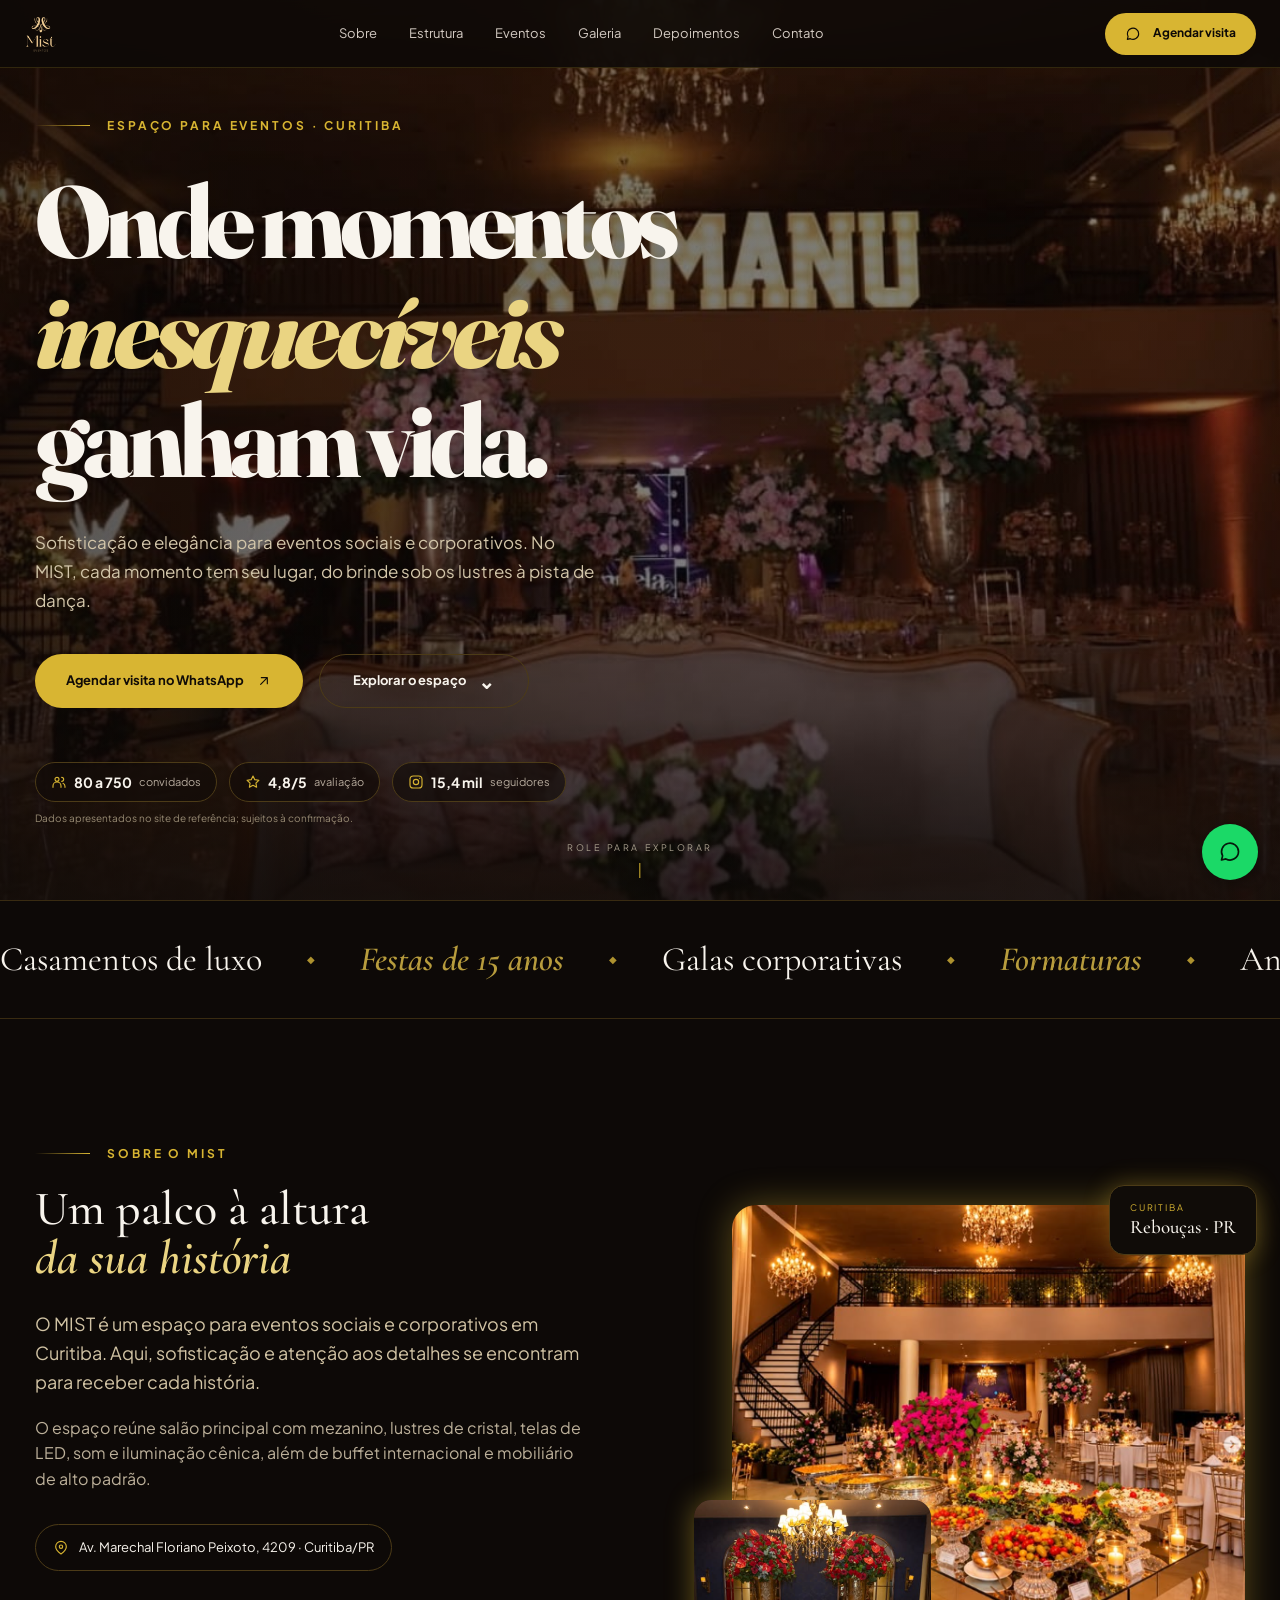
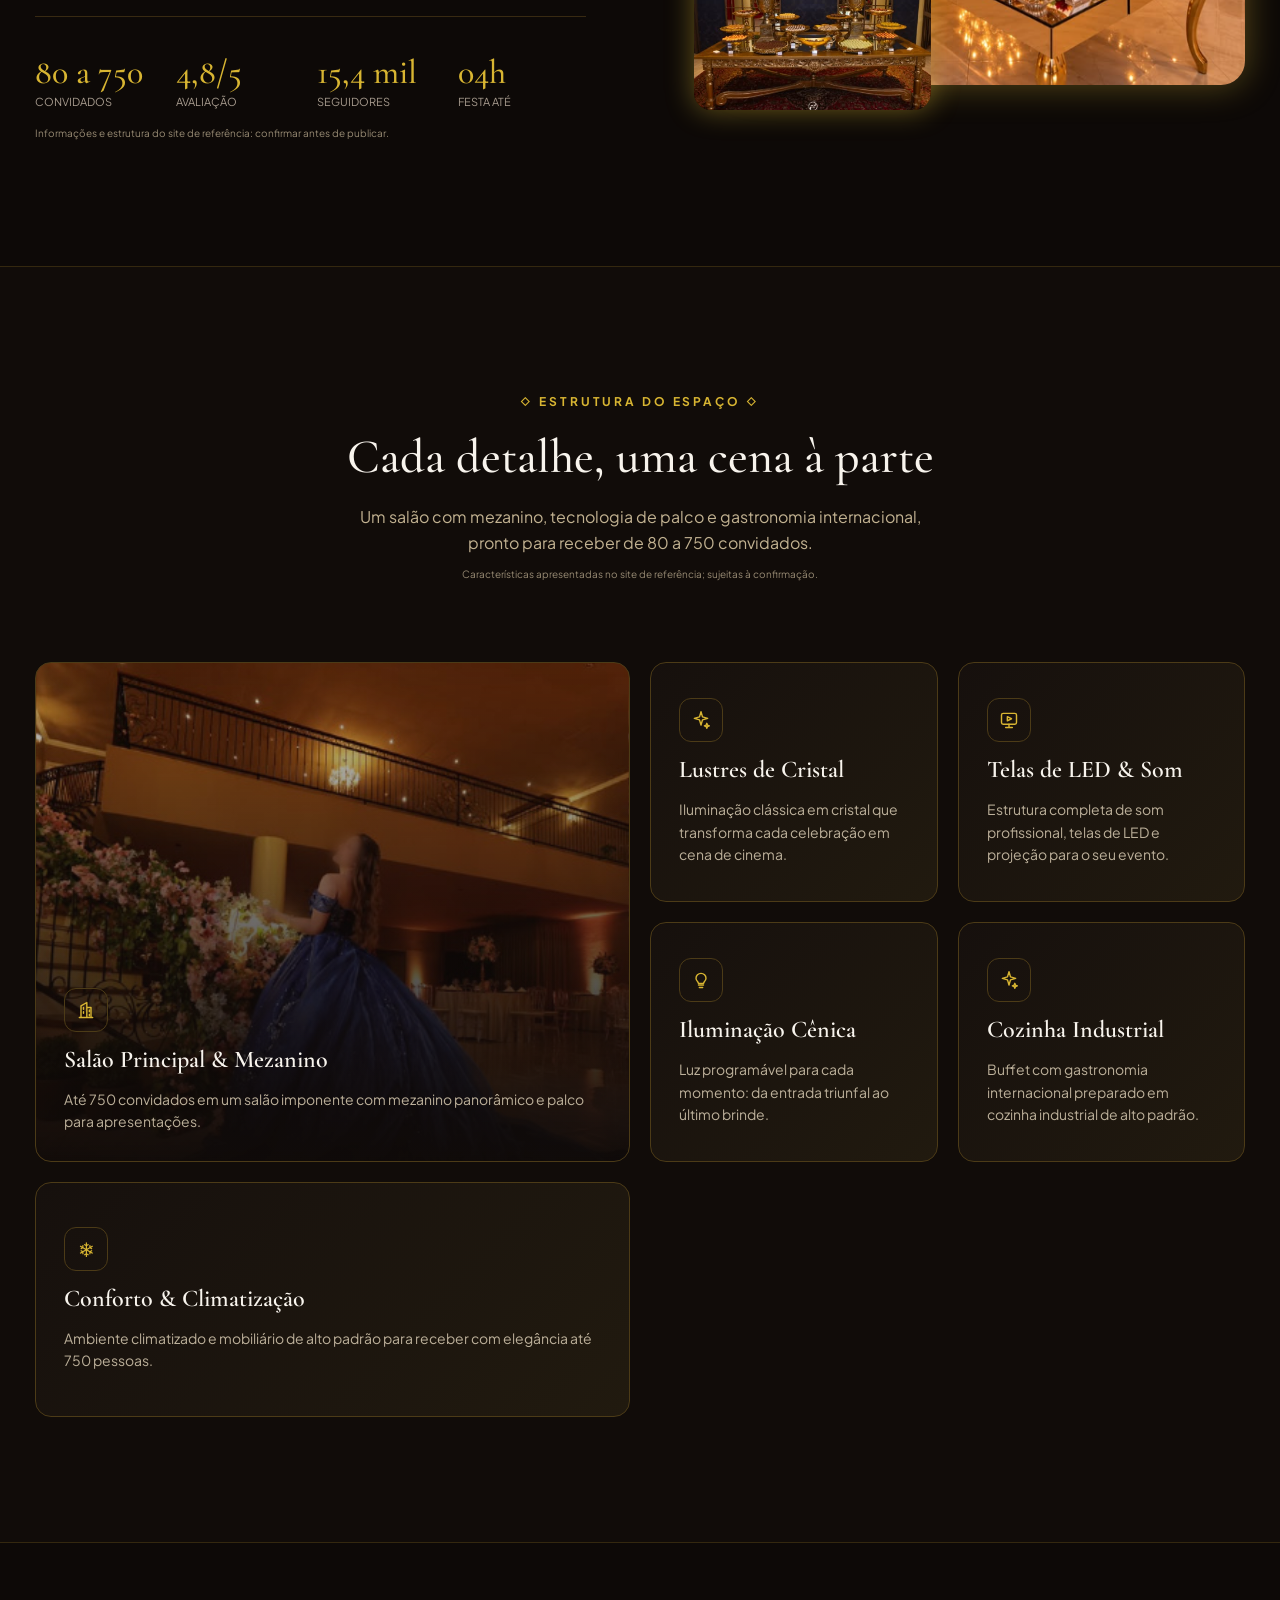
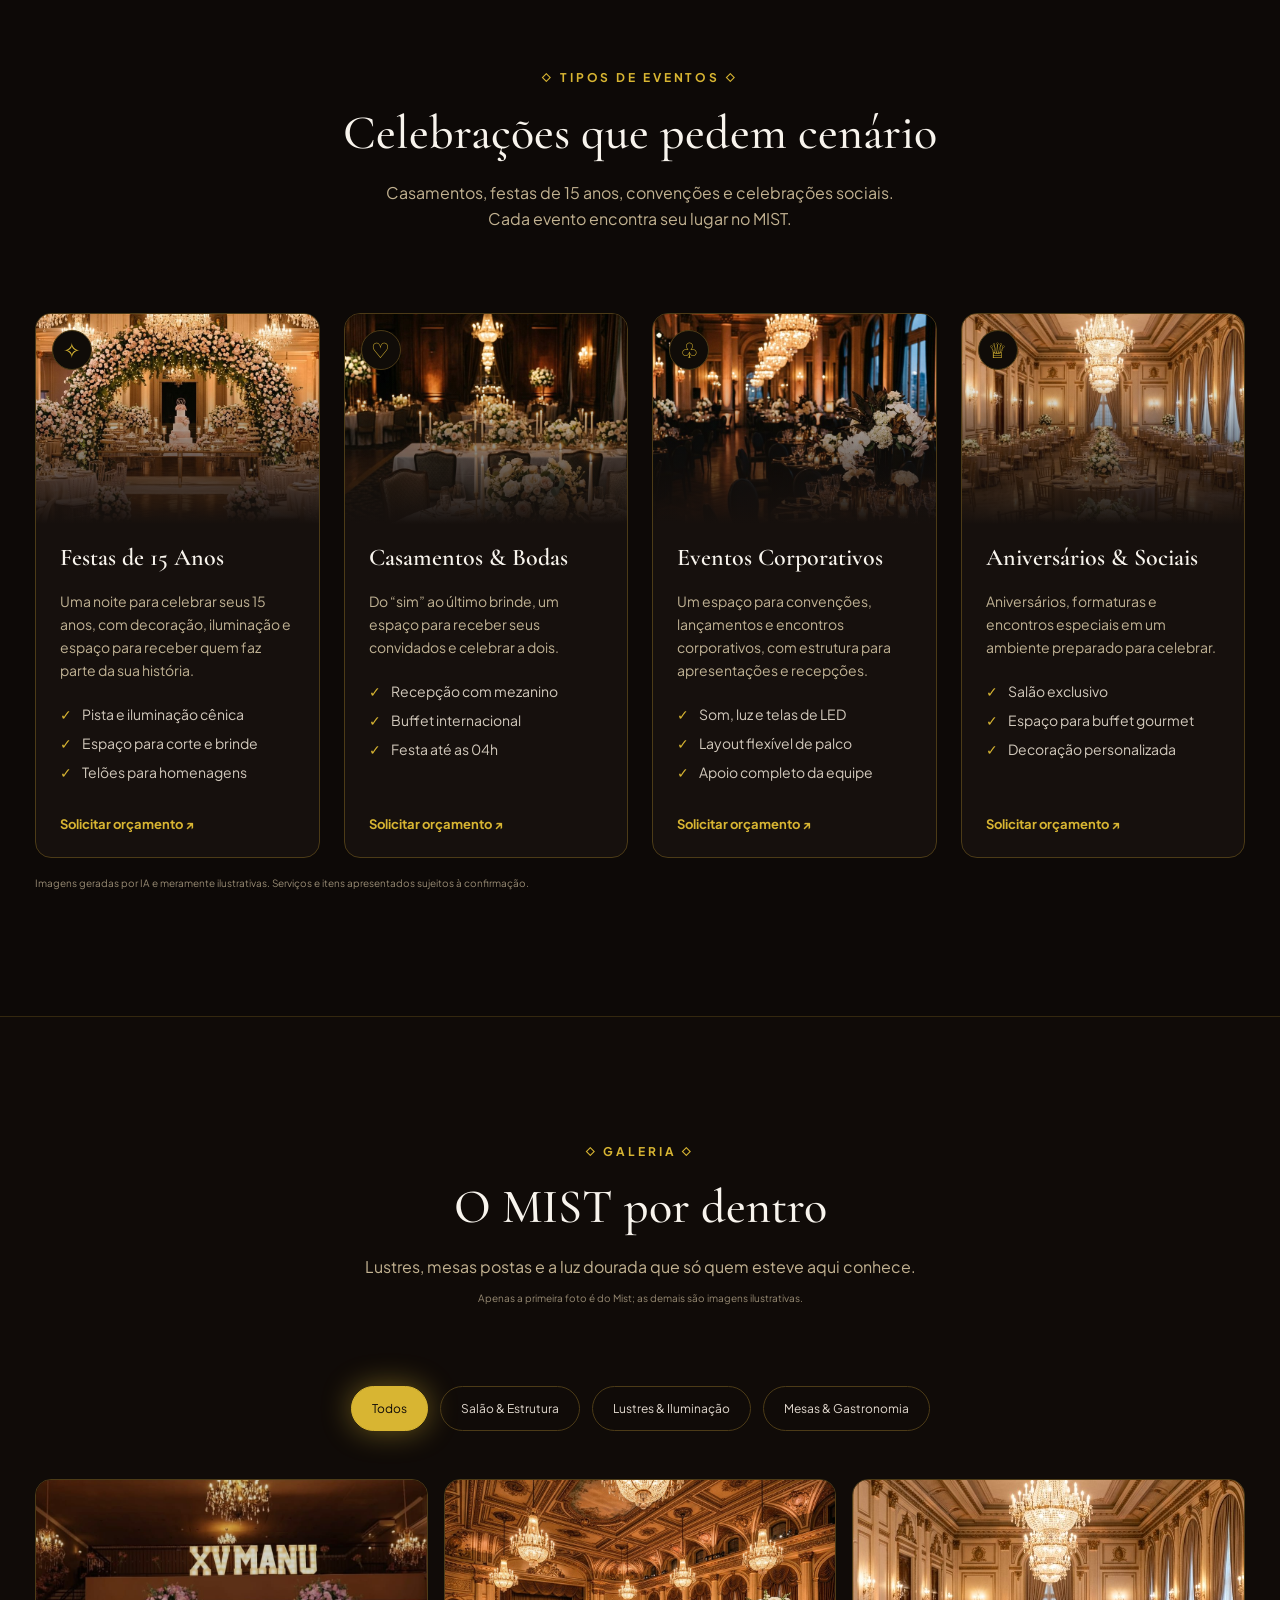
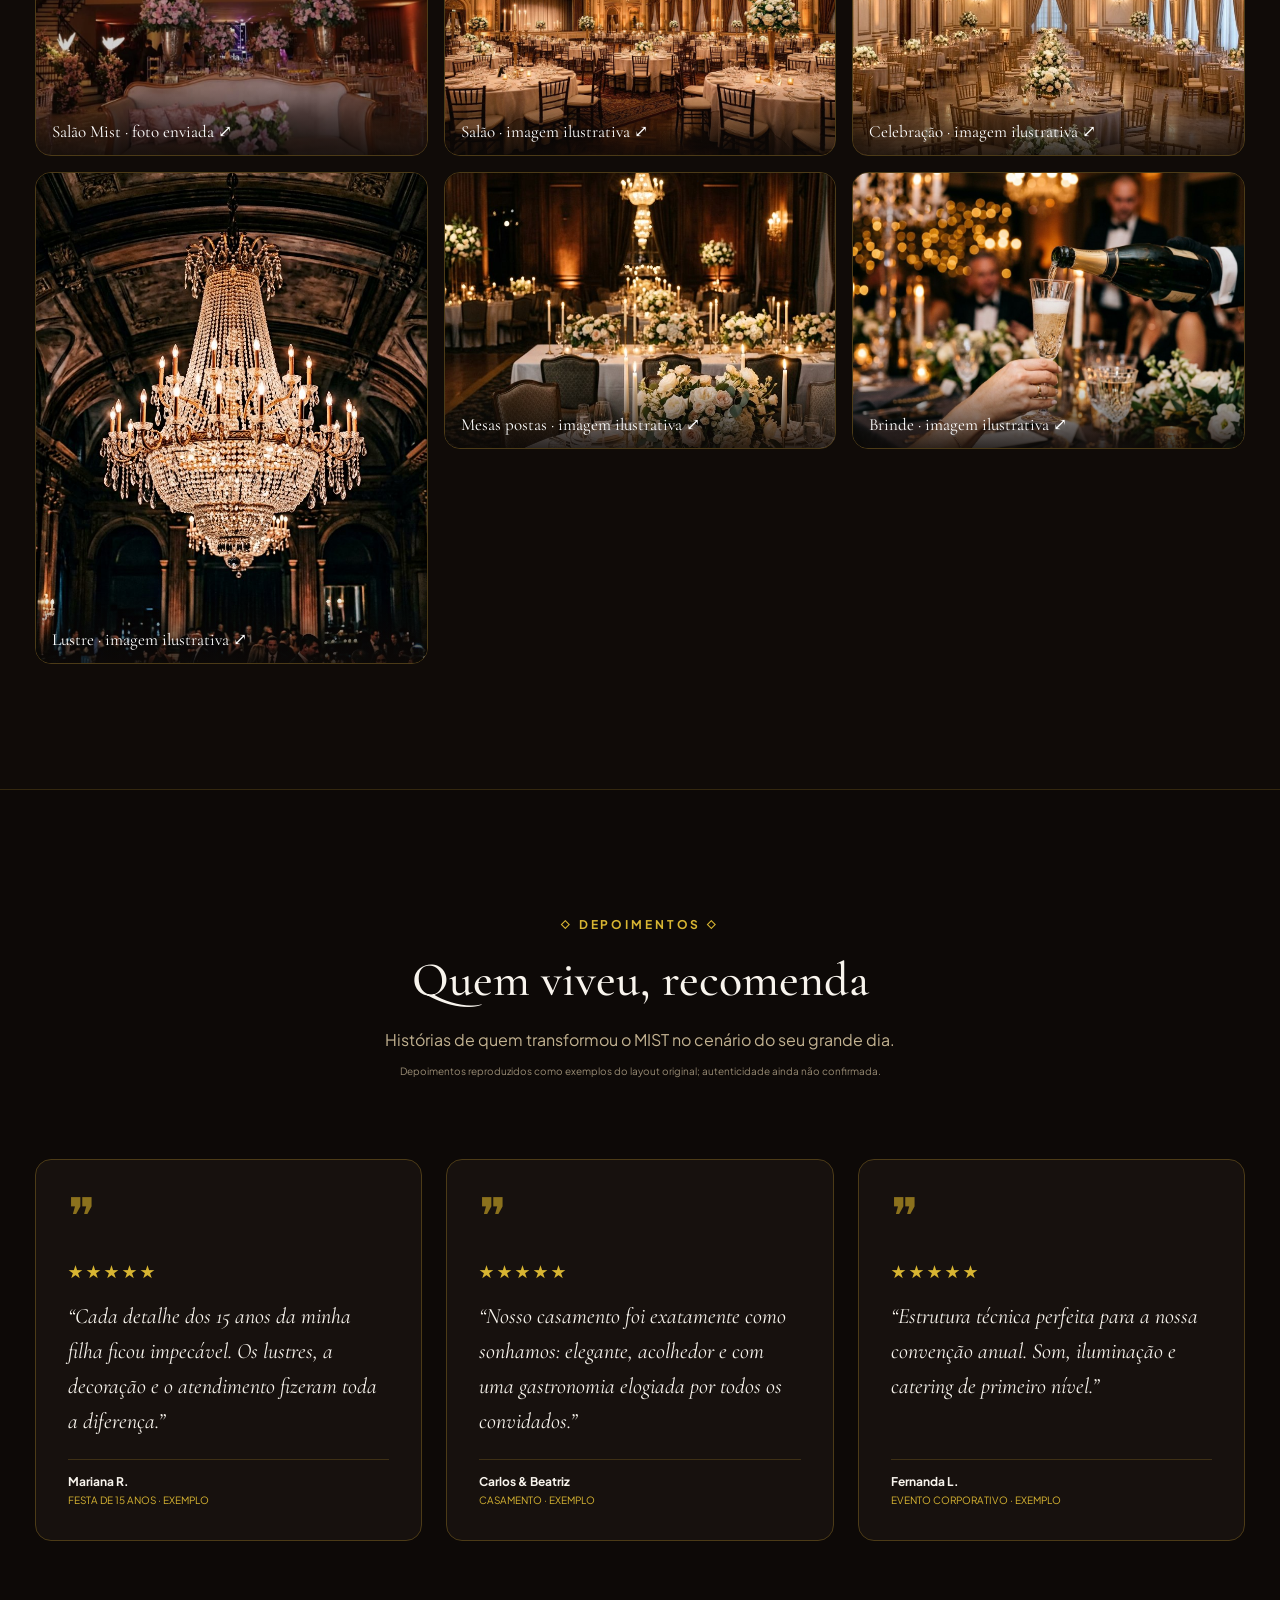
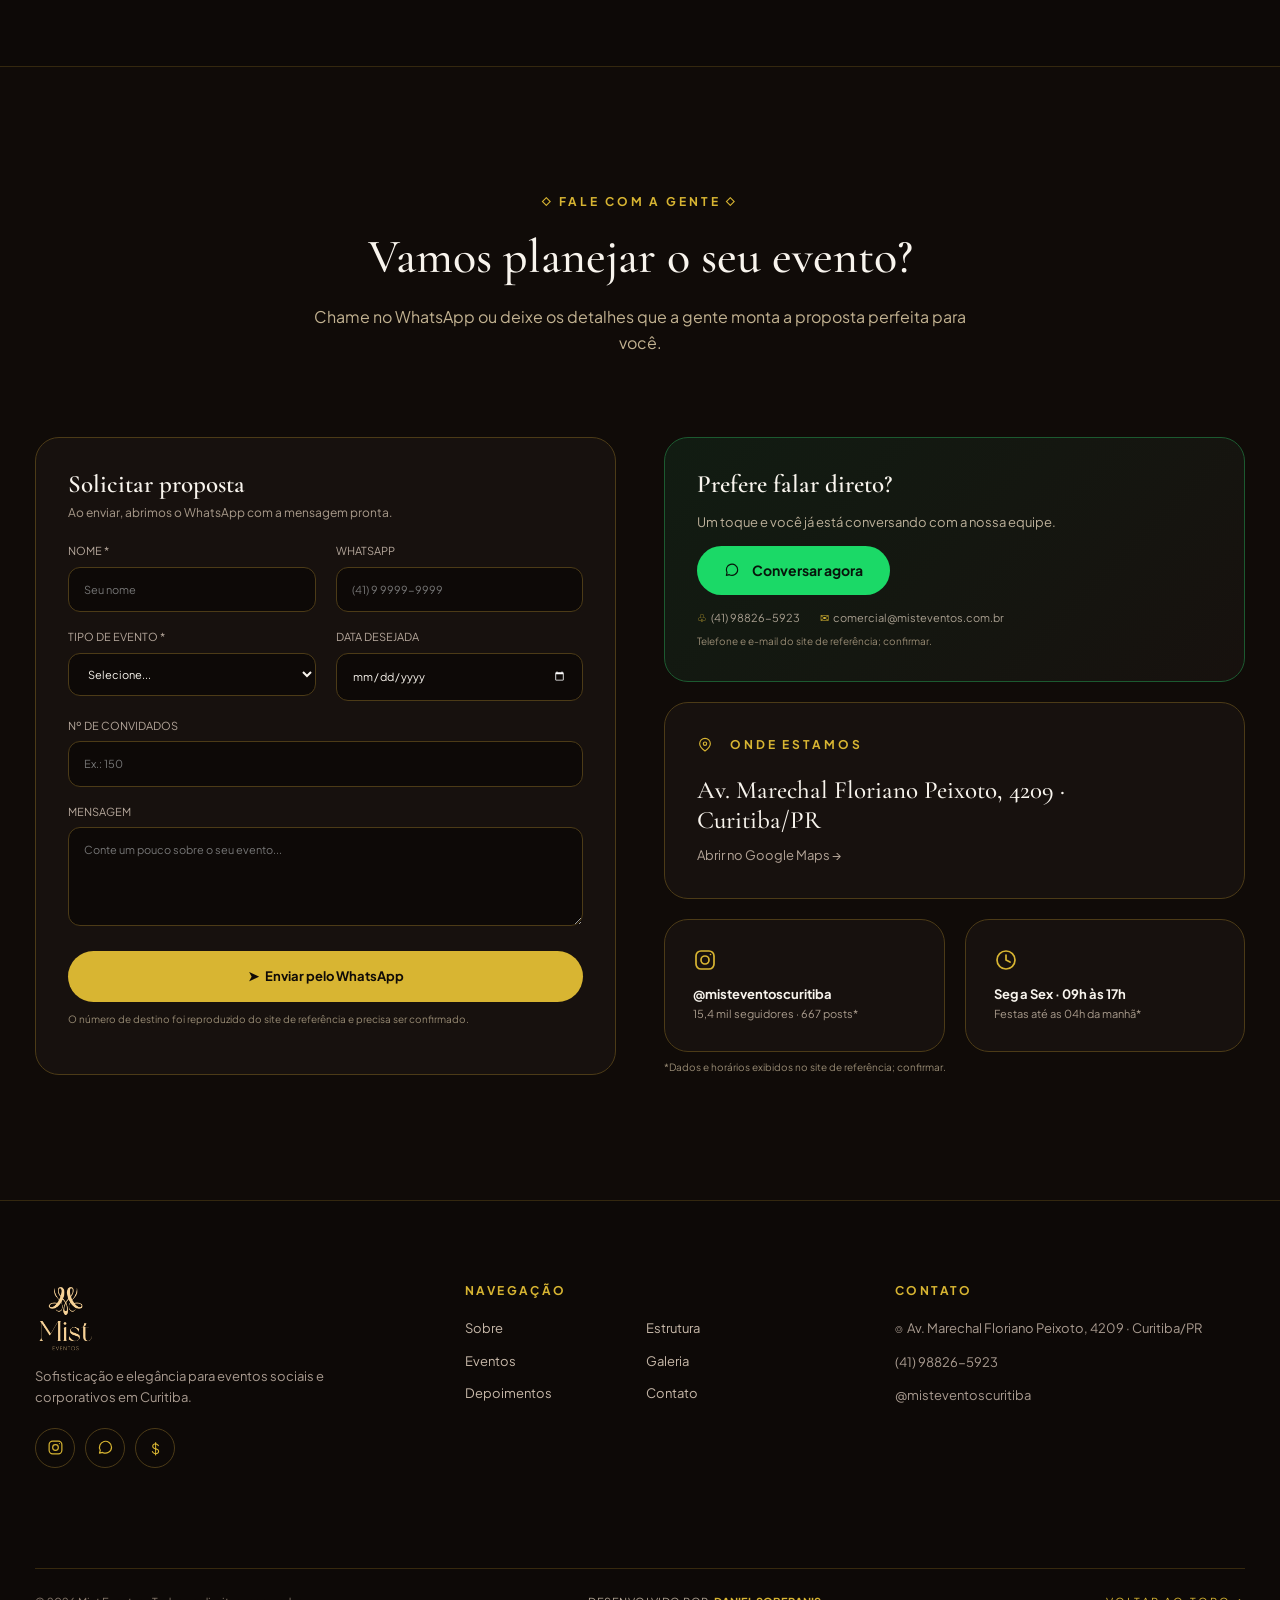
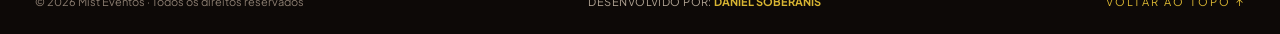
<file: index.html>
<!doctype html>
<html lang="pt-BR">
<head>
  <meta charset="utf-8"><meta name="viewport" content="width=device-width,initial-scale=1">
  <meta name="theme-color" content="#0d0907"><meta name="description" content="Mist Eventos, espaço para eventos sociais e corporativos em Curitiba. Av. Marechal Floriano Peixoto, 4209.">
  <meta property="og:title" content="Mist Eventos · Espaço para Eventos em Curitiba"><meta property="og:description" content="Sofisticação e elegância para celebrar momentos inesquecíveis em Curitiba."><meta property="og:type" content="website">
  <title>Mist Eventos · Espaço para Eventos em Curitiba</title>
  <link rel="icon" type="image/svg+xml" href="assets/favicon.svg"><link rel="preconnect" href="https://fonts.googleapis.com"><link rel="preconnect" href="https://fonts.gstatic.com" crossorigin><link href="https://fonts.googleapis.com/css2?family=Cormorant+Garamond:ital,wght@0,400;0,500;0,600;0,700;1,400;1,500;1,600&family=Plus+Jakarta+Sans:wght@400;500;600;700&display=swap" rel="stylesheet">
  <link rel="stylesheet" href="style.css"><script defer src="script.js"></script>
</head>
<body>
<svg class="svg-sprite" xmlns="http://www.w3.org/2000/svg" aria-hidden="true"><symbol id="i-chat" viewBox="0 0 24 24"><path d="M20.5 11.5a8.5 8.5 0 0 1-12.6 7.45L3.5 20l1.1-4.1a8.5 8.5 0 1 1 15.9-4.4Z"/></symbol><symbol id="i-arrow" viewBox="0 0 24 24"><path d="M7 17 17 7M8 7h9v9"/></symbol><symbol id="i-pin" viewBox="0 0 24 24"><path d="M20 10c0 5-8 11-8 11S4 15 4 10a8 8 0 0 1 16 0Z"/><circle cx="12" cy="10" r="2.5"/></symbol><symbol id="i-star" viewBox="0 0 24 24"><path d="m12 3 2.7 5.5 6.1.9-4.4 4.3 1 6.1-5.4-2.9-5.4 2.9 1-6.1-4.4-4.3 6.1-.9L12 3Z"/></symbol><symbol id="i-users" viewBox="0 0 24 24"><circle cx="9" cy="8" r="3"/><path d="M3 20v-2a6 6 0 0 1 12 0v2M16 5a3 3 0 0 1 0 6m2 3a5 5 0 0 1 3 4.6V20"/></symbol><symbol id="i-insta" viewBox="0 0 24 24"><rect x="3" y="3" width="18" height="18" rx="5"/><circle cx="12" cy="12" r="4"/><circle cx="17.5" cy="6.5" r=".8" fill="currentColor" stroke="none"/></symbol><symbol id="i-spark" viewBox="0 0 24 24"><path d="m12 2 1.8 6.2L20 10l-6.2 1.8L12 18l-1.8-6.2L4 10l6.2-1.8L12 2ZM19 16l.8 2.2L22 19l-2.2.8L19 22l-.8-2.2L16 19l2.2-.8L19 16Z"/></symbol><symbol id="i-screen" viewBox="0 0 24 24"><rect x="3" y="4" width="18" height="13" rx="2"/><path d="M8 21h8m-4-4v4m-2-13 5 2.5-5 2.5V8Z"/></symbol><symbol id="i-bulb" viewBox="0 0 24 24"><path d="M9 18h6m-5 3h4M8 14c-1-.9-2-2.3-2-4a6 6 0 1 1 12 0c0 1.7-1 3.1-2 4l-1 2H9l-1-2Z"/></symbol><symbol id="i-building" viewBox="0 0 24 24"><path d="M4 21h16M6 21V7l7-4v18M13 9h5v12M9 9v2m0 3v2m7-4v2m0 3v2"/></symbol><symbol id="i-clock" viewBox="0 0 24 24"><circle cx="12" cy="12" r="9"/><path d="M12 7v5l4 2"/></symbol></svg>
<header class="header"><div class="header-inner"><a href="#inicio" class="brand" aria-label="Mist Eventos, início"><img src="assets/logo-transparente.png" alt="Mist Eventos"></a><button class="menu-toggle" aria-label="Abrir menu" aria-expanded="false" aria-controls="menu"><span></span><span></span></button><nav class="nav" id="menu" aria-label="Menu principal"><a href="#sobre">Sobre</a><a href="#estrutura">Estrutura</a><a href="#eventos">Eventos</a><a href="#galeria">Galeria</a><a href="#depoimentos">Depoimentos</a><a href="#contato">Contato</a></nav><a class="button nav-cta" href="https://wa.me/message/GBQ2Y3HICQO5L1" target="_blank" rel="noopener noreferrer"><svg><use href="#i-chat"/></svg>Agendar visita</a></div></header>
<main>
<section class="hero" id="inicio"><div class="hero-bg"><video class="hero-video" data-hero-video autoplay muted loop playsinline preload="metadata" aria-hidden="true"><source src="assets/hero-video-mobile.mp4" type="video/mp4"></video></div><div class="hero-overlay"></div><div class="container hero-content"><div class="eyebrow"><span class="eyeline"></span> ESPAÇO PARA EVENTOS · CURITIBA</div><h1>Onde momentos<br><em>inesquecíveis</em><br>ganham vida.</h1><p>Sofisticação e elegância para eventos sociais e corporativos. No MIST, cada momento tem seu lugar, do brinde sob os lustres à pista de dança.</p><div class="hero-buttons"><a class="button primary" href="https://wa.me/message/GBQ2Y3HICQO5L1" target="_blank" rel="noopener noreferrer">Agendar visita no WhatsApp <svg><use href="#i-arrow"/></svg></a><a class="button outline" href="#sobre">Explorar o espaço <span class="chevron">⌄</span></a></div><div class="stats-pills"><span><svg><use href="#i-users"/></svg><strong>80 a 750</strong> convidados</span><span><svg><use href="#i-star"/></svg><strong>4,8/5</strong> avaliação</span><span><svg><use href="#i-insta"/></svg><strong>15,4 mil</strong> seguidores</span></div><small class="verification hero-note">Dados apresentados no site de referência; sujeitos à confirmação.</small></div><a class="scroll-hint" href="#sobre">ROLE PARA EXPLORAR <span></span></a></section>
<div class="marquee" aria-label="Tipos de eventos"><div class="marquee-track"><span>Casamentos de luxo</span><b>◆</b><em>Festas de 15 anos</em><b>◆</b><span>Galas corporativas</span><b>◆</b><em>Formaturas</em><b>◆</b><span>Aniversários</span><b>◆</b><span>Casamentos de luxo</span><b>◆</b><em>Festas de 15 anos</em><b>◆</b><span>Galas corporativas</span><b>◆</b><em>Formaturas</em><b>◆</b></div></div>
<section class="about section" id="sobre"><div class="container about-grid"><div class="about-copy"><div class="eyebrow"><span class="eyeline"></span> SOBRE O MIST</div><h2>Um palco à altura<br><em>da sua história</em></h2><p class="lead">O MIST é um espaço para eventos sociais e corporativos em Curitiba. Aqui, sofisticação e atenção aos detalhes se encontram para receber cada história.</p><p>O espaço reúne salão principal com mezanino, lustres de cristal, telas de LED, som e iluminação cênica, além de buffet internacional e mobiliário de alto padrão.</p><a class="address-pill" href="https://www.google.com/maps/search/?api=1&query=Av.+Marechal+Floriano+Peixoto,+4209,+Curitiba,+PR" target="_blank" rel="noopener noreferrer"><svg><use href="#i-pin"/></svg> Av. Marechal Floriano Peixoto, 4209 · Curitiba/PR</a><div class="about-stats"><div><strong>80 a 750</strong><span>CONVIDADOS</span></div><div><strong>4,8/5</strong><span>AVALIAÇÃO</span></div><div><strong>15,4 mil</strong><span>SEGUIDORES</span></div><div><strong>04h</strong><span>FESTA ATÉ</span></div></div><small class="verification">Informações e estrutura do site de referência: confirmar antes de publicar.</small></div><div class="about-images"><div class="about-main"><img src="assets/sobre-salao.png" alt="Salão do Mist Eventos com mesa de buffet, flores e lustres"></div><img class="about-inset" src="assets/sobre-mesa.png" alt="Mesa decorada do Mist Eventos com doces e arranjos de flores vermelhas"><div class="location-tag"><span>CURITIBA</span><strong>Rebouças · PR</strong></div></div></div></section>
<section class="structure section" id="estrutura"><div class="container"><div class="section-title"><div class="eyebrow centered">◇ ESTRUTURA DO ESPAÇO ◇</div><h2>Cada detalhe, uma cena à parte</h2><p>Um salão com mezanino, tecnologia de palco e gastronomia internacional,<br class="desktop"> pronto para receber de 80 a 750 convidados.</p><small class="verification">Características apresentadas no site de referência; sujeitas à confirmação.</small></div><div class="structure-grid"><article class="feature feature-photo"><div class="icon-box"><svg><use href="#i-building"/></svg></div><h3>Salão Principal &amp; Mezanino</h3><p>Até 750 convidados em um salão imponente com mezanino panorâmico e palco para apresentações.</p></article><article class="feature"><div class="icon-box"><svg><use href="#i-spark"/></svg></div><h3>Lustres de Cristal</h3><p>Iluminação clássica em cristal que transforma cada celebração em cena de cinema.</p></article><article class="feature"><div class="icon-box"><svg><use href="#i-screen"/></svg></div><h3>Telas de LED &amp; Som</h3><p>Estrutura completa de som profissional, telas de LED e projeção para o seu evento.</p></article><article class="feature"><div class="icon-box"><svg><use href="#i-bulb"/></svg></div><h3>Iluminação Cênica</h3><p>Luz programável para cada momento: da entrada triunfal ao último brinde.</p></article><article class="feature"><div class="icon-box"><svg><use href="#i-spark"/></svg></div><h3>Cozinha Industrial</h3><p>Buffet com gastronomia internacional preparado em cozinha industrial de alto padrão.</p></article><article class="feature feature-wide"><div class="icon-box"><span>❄</span></div><h3>Conforto &amp; Climatização</h3><p>Ambiente climatizado e mobiliário de alto padrão para receber com elegância até 750 pessoas.</p></article></div></div></section>
<section class="events section" id="eventos"><div class="container"><div class="section-title"><div class="eyebrow centered">◇ TIPOS DE EVENTOS ◇</div><h2>Celebrações que pedem cenário</h2><p>Casamentos, festas de 15 anos, convenções e celebrações sociais.<br class="desktop"> Cada evento encontra seu lugar no MIST.</p></div><div class="event-grid"><article class="event-card"><div class="event-image"><img src="assets/15-anos.jpg" alt="Festa de 15 anos ilustrativa" loading="lazy"><span class="event-icon">✧</span></div><div class="event-body"><h3>Festas de 15 Anos</h3><p>Uma noite para celebrar seus 15 anos, com decoração, iluminação e espaço para receber quem faz parte da sua história.</p><ul><li>Pista e iluminação cênica</li><li>Espaço para corte e brinde</li><li>Telões para homenagens</li></ul><a href="https://wa.me/message/GBQ2Y3HICQO5L1" target="_blank" rel="noopener noreferrer">Solicitar orçamento ↗</a></div></article><article class="event-card"><div class="event-image"><img src="assets/casamentos.jpg" alt="Casamento ilustrativo" loading="lazy"><span class="event-icon">♡</span></div><div class="event-body"><h3>Casamentos &amp; Bodas</h3><p>Do “sim” ao último brinde, um espaço para receber seus convidados e celebrar a dois.</p><ul><li>Recepção com mezanino</li><li>Buffet internacional</li><li>Festa até as 04h</li></ul><a href="https://wa.me/message/GBQ2Y3HICQO5L1" target="_blank" rel="noopener noreferrer">Solicitar orçamento ↗</a></div></article><article class="event-card"><div class="event-image"><img src="assets/corporativos.jpg" alt="Evento corporativo ilustrativo" loading="lazy"><span class="event-icon">♧</span></div><div class="event-body"><h3>Eventos Corporativos</h3><p>Um espaço para convenções, lançamentos e encontros corporativos, com estrutura para apresentações e recepções.</p><ul><li>Som, luz e telas de LED</li><li>Layout flexível de palco</li><li>Apoio completo da equipe</li></ul><a href="https://wa.me/message/GBQ2Y3HICQO5L1" target="_blank" rel="noopener noreferrer">Solicitar orçamento ↗</a></div></article><article class="event-card"><div class="event-image"><img src="assets/sociais.jpg" alt="Celebração social ilustrativa" loading="lazy"><span class="event-icon">♕</span></div><div class="event-body"><h3>Aniversários &amp; Sociais</h3><p>Aniversários, formaturas e encontros especiais em um ambiente preparado para celebrar.</p><ul><li>Salão exclusivo</li><li>Espaço para buffet gourmet</li><li>Decoração personalizada</li></ul><a href="https://wa.me/message/GBQ2Y3HICQO5L1" target="_blank" rel="noopener noreferrer">Solicitar orçamento ↗</a></div></article></div><small class="verification footnote">Imagens geradas por IA e meramente ilustrativas. Serviços e itens apresentados sujeitos à confirmação.</small></div></section>
<section class="gallery section" id="galeria"><div class="container"><div class="section-title"><div class="eyebrow centered">◇ GALERIA ◇</div><h2>O MIST por dentro</h2><p>Lustres, mesas postas e a luz dourada que só quem esteve aqui conhece.</p><small class="verification">Apenas a primeira foto é do Mist; as demais são imagens ilustrativas.</small></div><div class="filters" role="group" aria-label="Filtrar imagens da galeria"><button class="filter active" type="button" data-filter="todos" aria-pressed="true">Todos</button><button class="filter" type="button" data-filter="salao" aria-pressed="false">Salão &amp; Estrutura</button><button class="filter" type="button" data-filter="lustres" aria-pressed="false">Lustres &amp; Iluminação</button><button class="filter" type="button" data-filter="mesas" aria-pressed="false">Mesas &amp; Gastronomia</button></div><div class="gallery-grid"><button class="gallery-item" data-category="salao" data-caption="Salão Mist · foto enviada" type="button"><img src="assets/espaco-mist.jpg" alt="Salão Mist decorado para festa de 15 anos" loading="lazy"><span>Salão Mist · foto enviada ⤢</span></button><button class="gallery-item tall" data-category="lustres" data-caption="Lustre · imagem ilustrativa" type="button"><img src="assets/referencia-lustre.jpg" alt="Lustre de cristal ilustrativo" loading="lazy"><span>Lustre · imagem ilustrativa ⤢</span></button><button class="gallery-item" data-category="salao" data-caption="Salão · imagem ilustrativa" type="button"><img src="assets/referencia-salao.jpg" alt="Salão ilustrativo" loading="lazy"><span>Salão · imagem ilustrativa ⤢</span></button><button class="gallery-item" data-category="mesas" data-caption="Mesas postas · imagem ilustrativa" type="button"><img src="assets/casamentos.jpg" alt="Mesas postas ilustrativas" loading="lazy"><span>Mesas postas · imagem ilustrativa ⤢</span></button><button class="gallery-item" data-category="mesas" data-caption="Celebração · imagem ilustrativa" type="button"><img src="assets/sociais.jpg" alt="Celebração ilustrativa" loading="lazy"><span>Celebração · imagem ilustrativa ⤢</span></button><button class="gallery-item" data-category="mesas" data-caption="Brinde · imagem ilustrativa" type="button"><img src="assets/referencia-brinde.jpg" alt="Brinde ilustrativo" loading="lazy"><span>Brinde · imagem ilustrativa ⤢</span></button></div></div></section>
<section class="testimonials section" id="depoimentos"><div class="container"><div class="section-title"><div class="eyebrow centered">◇ DEPOIMENTOS ◇</div><h2>Quem viveu, recomenda</h2><p>Histórias de quem transformou o MIST no cenário do seu grande dia.</p><small class="verification">Depoimentos reproduzidos como exemplos do layout original; autenticidade ainda não confirmada.</small></div><div class="testimonial-grid"><article class="quote-card"><span class="quote-symbol">❞</span><div class="stars">★★★★★</div><blockquote>“Cada detalhe dos 15 anos da minha filha ficou impecável. Os lustres, a decoração e o atendimento fizeram toda a diferença.”</blockquote><div class="quote-author"><strong>Mariana R.</strong><span>FESTA DE 15 ANOS · EXEMPLO</span></div></article><article class="quote-card"><span class="quote-symbol">❞</span><div class="stars">★★★★★</div><blockquote>“Nosso casamento foi exatamente como sonhamos: elegante, acolhedor e com uma gastronomia elogiada por todos os convidados.”</blockquote><div class="quote-author"><strong>Carlos &amp; Beatriz</strong><span>CASAMENTO · EXEMPLO</span></div></article><article class="quote-card"><span class="quote-symbol">❞</span><div class="stars">★★★★★</div><blockquote>“Estrutura técnica perfeita para a nossa convenção anual. Som, iluminação e catering de primeiro nível.”</blockquote><div class="quote-author"><strong>Fernanda L.</strong><span>EVENTO CORPORATIVO · EXEMPLO</span></div></article></div></div></section>
<section class="contact section" id="contato"><div class="container"><div class="section-title"><div class="eyebrow centered">◇ FALE COM A GENTE ◇</div><h2>Vamos planejar o seu evento?</h2><p>Chame no WhatsApp ou deixe os detalhes que a gente monta a proposta perfeita para<br class="desktop"> você.</p></div><div class="contact-grid"><form class="contact-form panel" id="proposal"><h3>Solicitar proposta</h3><p class="form-help">Ao enviar, abrimos o WhatsApp com a mensagem pronta.</p><div class="form-grid"><label>NOME *<input name="nome" placeholder="Seu nome" required maxlength="100"></label><label>WHATSAPP<input name="telefone" type="tel" placeholder="(41) 9 9999-9999" maxlength="30"></label><label>TIPO DE EVENTO *<select name="evento" required><option value="">Selecione...</option><option>Festa de 15 anos</option><option>Casamento ou bodas</option><option>Evento corporativo</option><option>Aniversário ou evento social</option><option>Outro</option></select></label><label>DATA DESEJADA<input name="data" type="date"></label><label class="full">Nº DE CONVIDADOS<input name="convidados" type="number" min="1" max="10000" placeholder="Ex.: 150"></label><label class="full">MENSAGEM<textarea name="mensagem" placeholder="Conte um pouco sobre o seu evento..." rows="4" maxlength="1000"></textarea></label></div><button class="button primary form-button" type="submit">➤ &nbsp; Enviar pelo WhatsApp</button><small class="verification">O número de destino foi reproduzido do site de referência e precisa ser confirmado.</small></form><div class="contact-side"><div class="panel whatsapp-panel"><h3>Prefere falar direto?</h3><p>Um toque e você já está conversando com a nossa equipe.</p><a class="button whatsapp-button" href="https://wa.me/message/GBQ2Y3HICQO5L1" target="_blank" rel="noopener noreferrer"><svg><use href="#i-chat"/></svg> Conversar agora</a><div class="contact-lines"><a href="tel:+5541988265923">♧ &nbsp;(41) 98826-5923</a><a href="mailto:comercial@misteventos.com.br">✉ &nbsp;comercial@misteventos.com.br</a></div><small class="verification">Telefone e e-mail do site de referência; confirmar.</small></div><div class="panel address-panel"><div class="eyebrow"><svg><use href="#i-pin"/></svg> ONDE ESTAMOS</div><h3>Av. Marechal Floriano Peixoto, 4209 · Curitiba/PR</h3><a href="https://www.google.com/maps/search/?api=1&query=Av.+Marechal+Floriano+Peixoto,+4209,+Curitiba,+PR" target="_blank" rel="noopener noreferrer">Abrir no Google Maps →</a></div><div class="contact-tiles"><a class="panel mini-panel" href="https://www.instagram.com/misteventoscuritiba/" target="_blank" rel="noopener noreferrer"><svg><use href="#i-insta"/></svg><strong>@misteventoscuritiba</strong><span>15,4 mil seguidores · 667 posts*</span></a><div class="panel mini-panel"><svg><use href="#i-clock"/></svg><strong>Seg a Sex · 09h às 17h</strong><span>Festas até as 04h da manhã*</span></div></div><small class="verification">*Dados e horários exibidos no site de referência; confirmar.</small></div></div></div></section>
</main>
<footer><div class="container footer-grid"><div><a class="footer-brand" href="#inicio"><img src="assets/logo-transparente.png" alt="Mist Eventos"></a><p>Sofisticação e elegância para eventos sociais e corporativos em Curitiba.</p><div class="social-links"><a href="https://www.instagram.com/misteventoscuritiba/" target="_blank" rel="noopener noreferrer" aria-label="Instagram"><svg><use href="#i-insta"/></svg></a><a href="https://wa.me/message/GBQ2Y3HICQO5L1" target="_blank" rel="noopener noreferrer" aria-label="WhatsApp"><svg><use href="#i-chat"/></svg></a><a href="apresentacao.html" aria-label="Apresentação e investimento do site" title="Apresentação e investimento do site"><span aria-hidden="true">$</span></a></div></div><div><h4>NAVEGAÇÃO</h4><div class="footer-nav"><a href="#sobre">Sobre</a><a href="#estrutura">Estrutura</a><a href="#eventos">Eventos</a><a href="#galeria">Galeria</a><a href="#depoimentos">Depoimentos</a><a href="#contato">Contato</a></div></div><div><h4>CONTATO</h4><p><a href="https://www.google.com/maps/search/?api=1&query=Av.+Marechal+Floriano+Peixoto,+4209,+Curitiba,+PR" target="_blank" rel="noopener noreferrer">⌾ &nbsp;Av. Marechal Floriano Peixoto, 4209 · Curitiba/PR</a></p><p><a href="tel:+5541988265923">(41) 98826-5923</a></p><p><a href="https://www.instagram.com/misteventoscuritiba/" target="_blank" rel="noopener noreferrer">@misteventoscuritiba</a></p></div></div><div class="container footer-bottom"><span>© <span id="year"></span> Mist Eventos · Todos os direitos reservados</span><span class="footer-credit">DESENVOLVIDO POR: <a href="https://wa.me/5541984542307?text=Ol%C3%A1%2C%20vim%20pelo%20site%20da%20mist%20eventos%2C%20gostaria%20de%20fazer%20um%20site%20tamb%C3%A9m." target="_blank" rel="noopener noreferrer"><strong>DANIEL SOBERANIS</strong></a></span><a href="#inicio">VOLTAR AO TOPO ↑</a></div></footer>
<a class="floating-wa" href="https://wa.me/message/GBQ2Y3HICQO5L1" target="_blank" rel="noopener noreferrer" aria-label="Fale conosco pelo WhatsApp"><svg><use href="#i-chat"/></svg></a>
<dialog class="lightbox" aria-label="Galeria de imagens">
  <button class="lightbox-close" type="button" aria-label="Fechar imagem">×</button>
  <div class="lightbox-stage"><img src="assets/espaco-mist.jpg" alt=""><button class="lightbox-arrow lightbox-prev" type="button" aria-label="Imagem anterior">‹</button><button class="lightbox-arrow lightbox-next" type="button" aria-label="Próxima imagem">›</button></div>
  <div class="lightbox-bottom"><p class="lightbox-caption"></p><div class="lightbox-tools"><span class="lightbox-count"></span><button class="lightbox-pause" type="button" aria-label="Pausar apresentação" title="Pausar apresentação">❚❚</button></div></div>
</dialog>
</body></html>
</file>
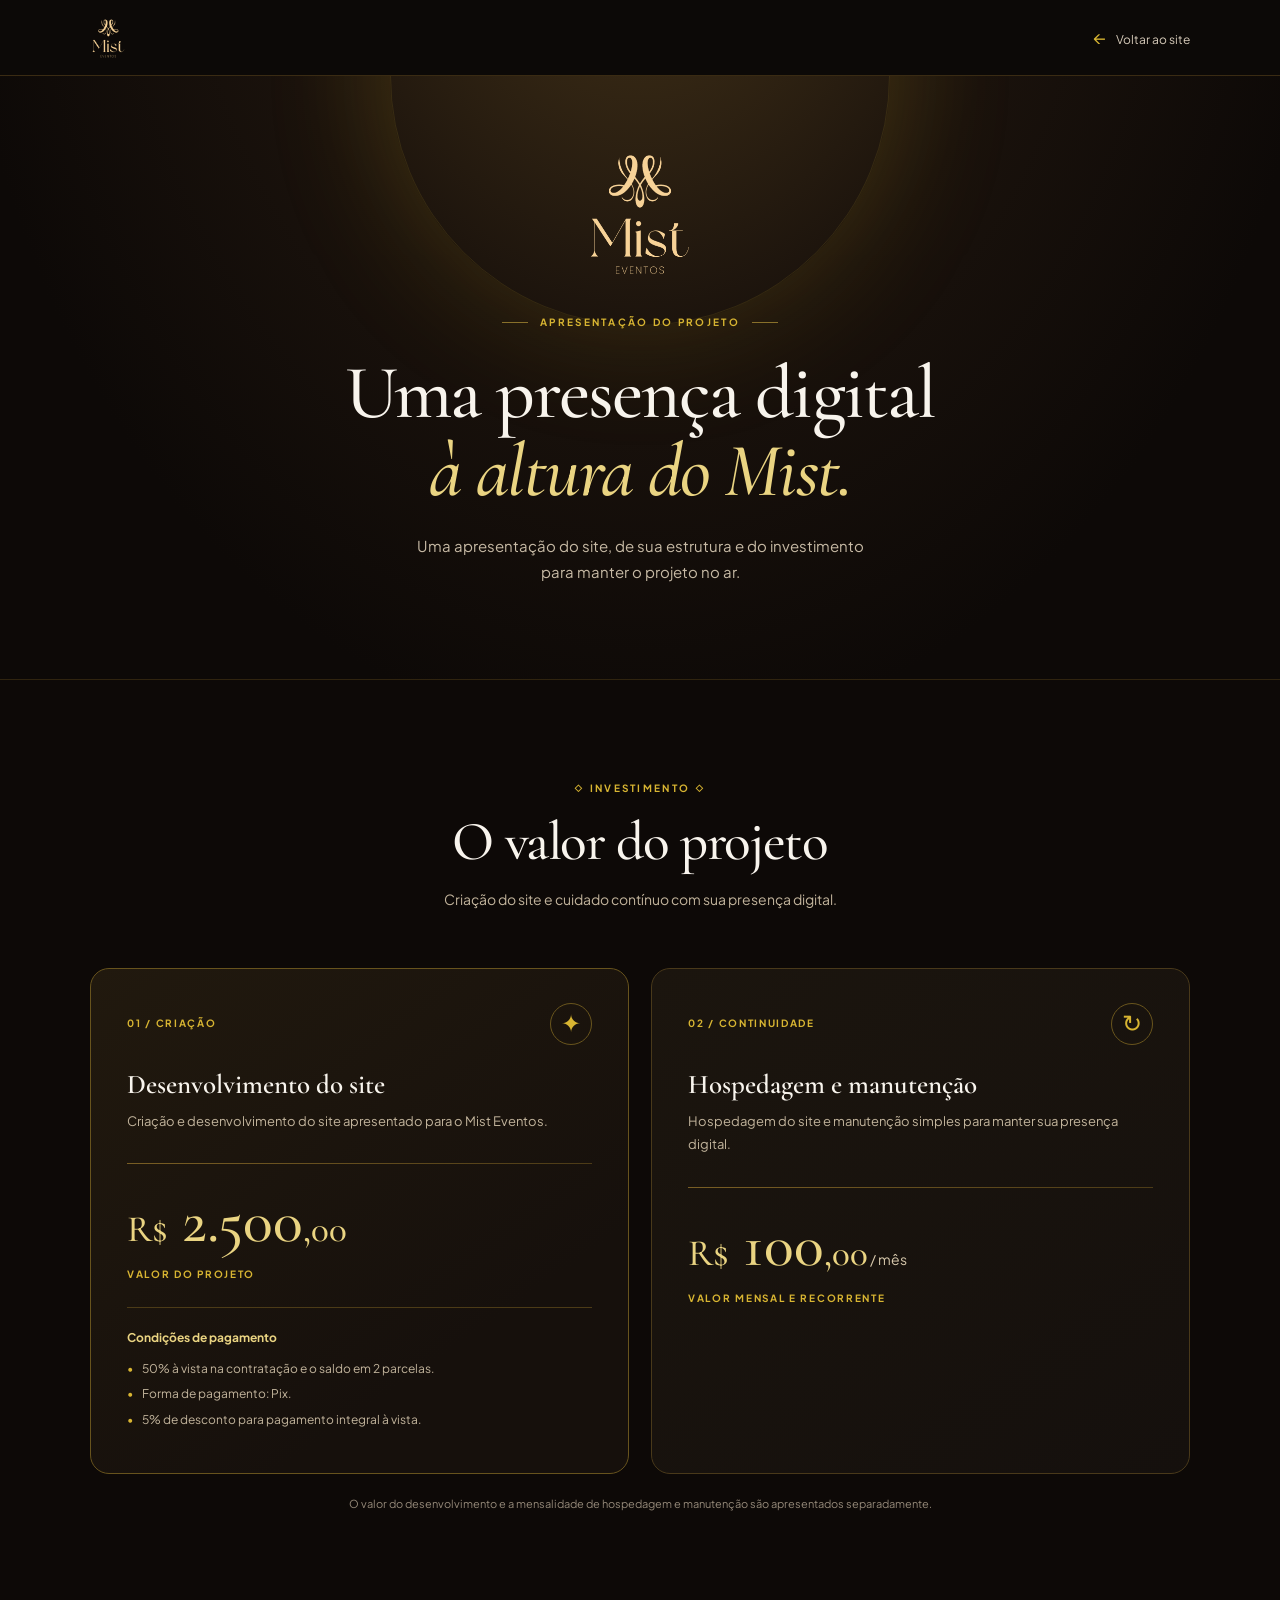
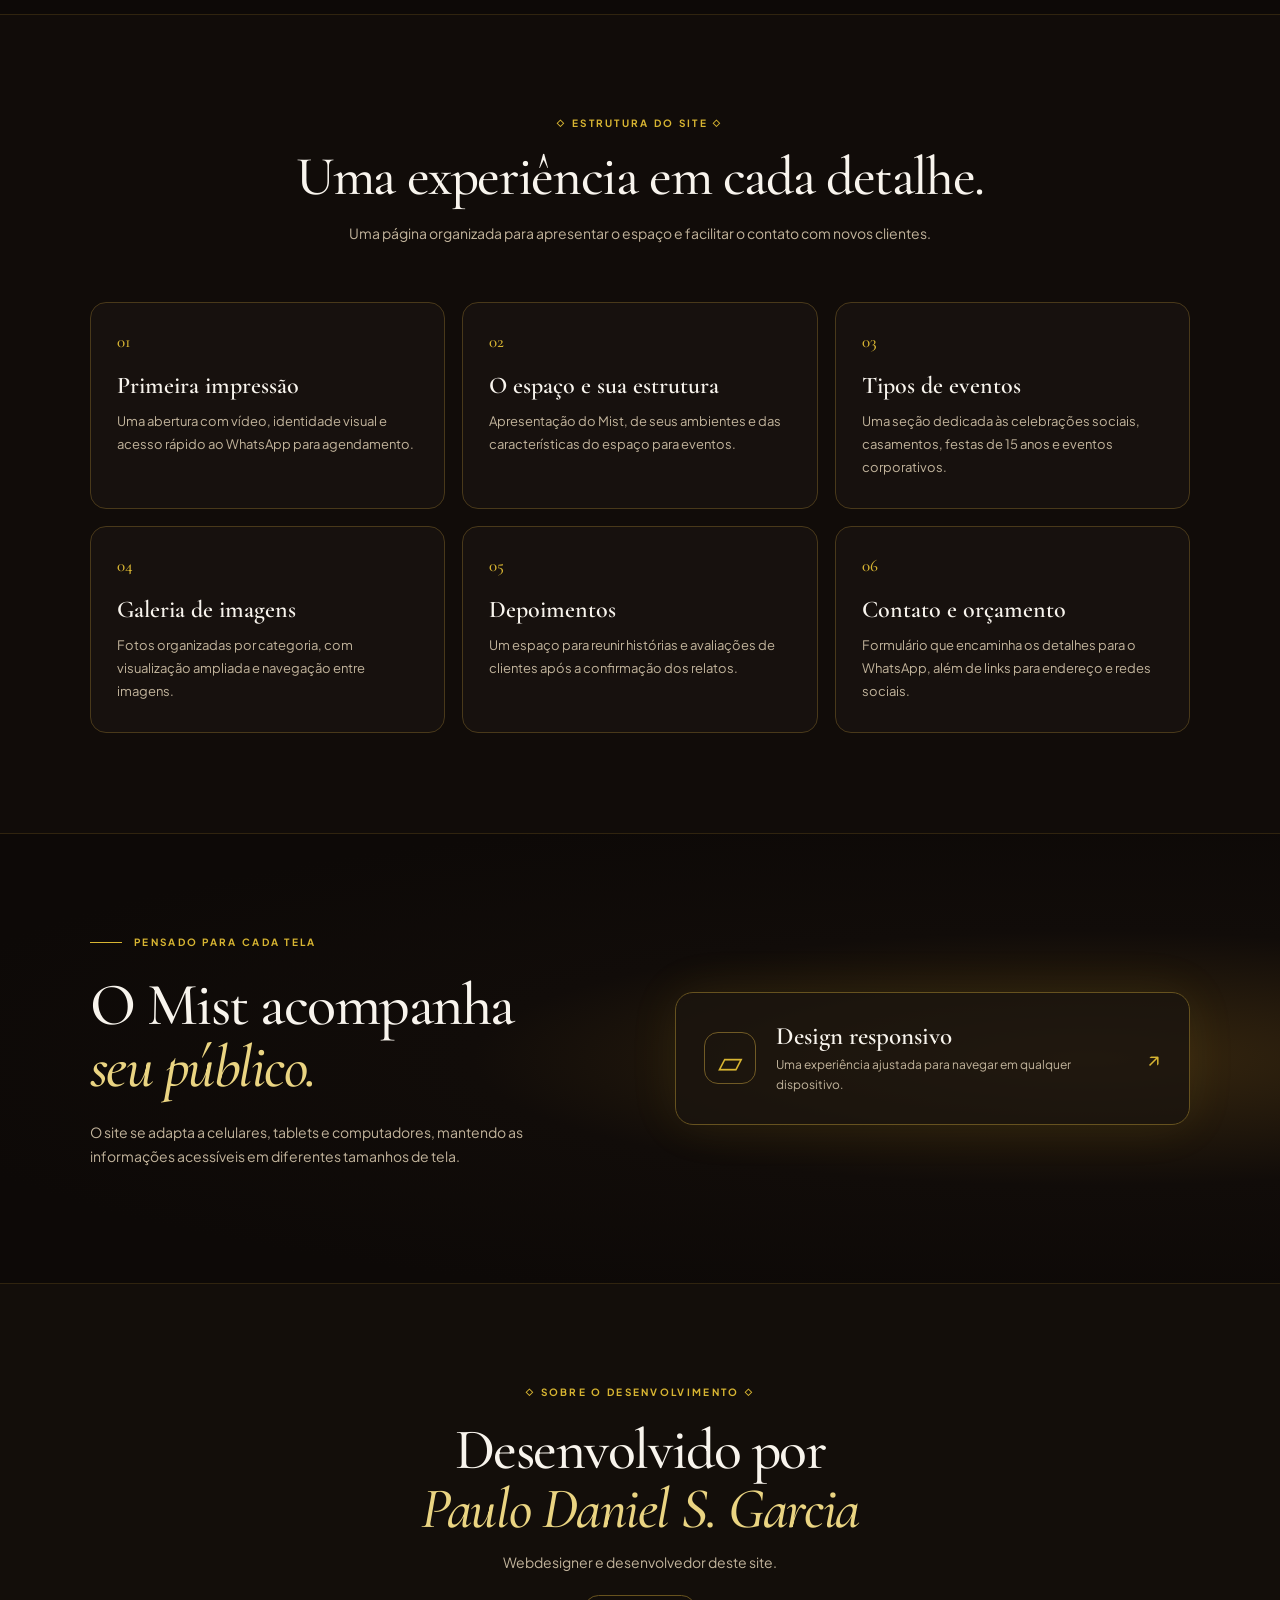
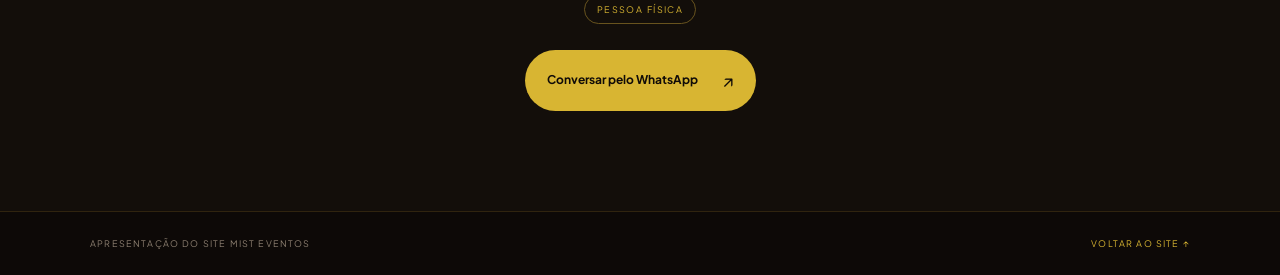
<file: apresentacao.html>
<!doctype html>
<html lang="pt-BR">
<head>
<meta charset="utf-8">
<meta name="viewport" content="width=device-width,initial-scale=1">
<meta name="theme-color" content="#0d0907">
<meta name="description" content="Apresentação da estrutura e do investimento do site Mist Eventos.">
<title>Apresentação do site · Mist Eventos</title>
<link rel="icon" type="image/svg+xml" href="assets/favicon.svg">
<link rel="preconnect" href="https://fonts.googleapis.com"><link rel="preconnect" href="https://fonts.gstatic.com" crossorigin>
<link href="https://fonts.googleapis.com/css2?family=Cormorant+Garamond:ital,wght@0,400;0,500;0,600;1,400;1,500;1,600&family=Plus+Jakarta+Sans:wght@400;500;600;700&display=swap" rel="stylesheet">
<link rel="stylesheet" href="apresentacao.css">
<script defer src="apresentacao.js"></script>
</head>
<body>
<header class="topbar"><div class="container topbar-inner"><a class="topbar-logo" href="index.html" aria-label="Voltar ao site Mist Eventos"><img src="assets/logo-transparente.png" alt="Mist Eventos"></a><a class="back-link" href="index.html"><span aria-hidden="true">←</span> Voltar ao site</a></div></header>
<main>
<section class="intro"><div class="intro-glow" aria-hidden="true"></div><div class="container intro-content"><img class="main-logo" src="assets/logo-transparente.png" alt="Mist Eventos"><div class="eyebrow"><span></span> APRESENTAÇÃO DO PROJETO <span></span></div><h1>Uma presença digital<br><em>à altura do Mist.</em></h1><p class="intro-copy">Uma apresentação do site, de sua estrutura e do investimento para manter o projeto no ar.</p></div></section>
<section class="investment section"><div class="container"><div class="section-heading reveal"><div class="eyebrow">◇ INVESTIMENTO ◇</div><h2>O valor do projeto</h2><p>Criação do site e cuidado contínuo com sua presença digital.</p></div><div class="price-grid"><article class="price-card reveal"><div class="price-top"><span class="price-index">01 / CRIAÇÃO</span><span class="price-symbol" aria-hidden="true">✦</span></div><h3>Desenvolvimento do site</h3><p>Criação e desenvolvimento do site apresentado para o Mist Eventos.</p><div class="price-divider"></div><div class="price"><span>R$</span> 2.500<span>,00</span></div><div class="price-label">VALOR DO PROJETO</div><div class="payment-terms"><h4>Condições de pagamento</h4><ul><li>50% à vista na contratação e o saldo em 2 parcelas.</li><li>Forma de pagamento: Pix.</li><li>5% de desconto para pagamento integral à vista.</li></ul></div></article><article class="price-card recurring reveal"><div class="price-top"><span class="price-index">02 / CONTINUIDADE</span><span class="price-symbol" aria-hidden="true">↻</span></div><h3>Hospedagem e manutenção</h3><p>Hospedagem do site e manutenção simples para manter sua presença digital.</p><div class="price-divider"></div><div class="price"><span>R$</span> 100<span>,00</span><small> / mês</small></div><div class="price-label">VALOR MENSAL E RECORRENTE</div></article></div><p class="investment-note reveal">O valor do desenvolvimento e a mensalidade de hospedagem e manutenção são apresentados separadamente.</p></div></section>
<section class="structure section"><div class="container"><div class="section-heading reveal"><div class="eyebrow">◇ ESTRUTURA DO SITE ◇</div><h2>Uma experiência em cada detalhe.</h2><p>Uma página organizada para apresentar o espaço e facilitar o contato com novos clientes.</p></div><div class="feature-grid"><article class="feature reveal"><span class="feature-number">01</span><h3>Primeira impressão</h3><p>Uma abertura com vídeo, identidade visual e acesso rápido ao WhatsApp para agendamento.</p></article><article class="feature reveal"><span class="feature-number">02</span><h3>O espaço e sua estrutura</h3><p>Apresentação do Mist, de seus ambientes e das características do espaço para eventos.</p></article><article class="feature reveal"><span class="feature-number">03</span><h3>Tipos de eventos</h3><p>Uma seção dedicada às celebrações sociais, casamentos, festas de 15 anos e eventos corporativos.</p></article><article class="feature reveal"><span class="feature-number">04</span><h3>Galeria de imagens</h3><p>Fotos organizadas por categoria, com visualização ampliada e navegação entre imagens.</p></article><article class="feature reveal"><span class="feature-number">05</span><h3>Depoimentos</h3><p>Um espaço para reunir histórias e avaliações de clientes após a confirmação dos relatos.</p></article><article class="feature reveal"><span class="feature-number">06</span><h3>Contato e orçamento</h3><p>Formulário que encaminha os detalhes para o WhatsApp, além de links para endereço e redes sociais.</p></article></div></div></section>
<section class="responsive section"><div class="container responsive-grid"><div class="reveal"><div class="eyebrow"><span class="eyeline"></span> PENSADO PARA CADA TELA</div><h2>O Mist acompanha<br><em>seu público.</em></h2><p>O site se adapta a celulares, tablets e computadores, mantendo as informações acessíveis em diferentes tamanhos de tela.</p></div><div class="responsive-card reveal"><span class="device-icon" aria-hidden="true">▱</span><div><strong>Design responsivo</strong><p>Uma experiência ajustada para navegar em qualquer dispositivo.</p></div><span class="device-arrow" aria-hidden="true">↗</span></div></div></section>
<section class="author section"><div class="container author-inner reveal"><div class="eyebrow">◇ SOBRE O DESENVOLVIMENTO ◇</div><h2>Desenvolvido por<br><em>Paulo Daniel S. Garcia</em></h2><p>Webdesigner e desenvolvedor deste site.</p><div class="author-kind">PESSOA FÍSICA</div><a class="contact-button" href="https://wa.me/5541984542307?text=Ol%C3%A1%2C%20vim%20pelo%20site%20da%20mist%20eventos%2C%20gostaria%20de%20fazer%20um%20site%20tamb%C3%A9m." target="_blank" rel="noopener noreferrer">Conversar pelo WhatsApp <span aria-hidden="true">↗</span></a></div></section>
</main>
<footer><div class="container footer-content"><span>APRESENTAÇÃO DO SITE MIST EVENTOS</span><a href="index.html">VOLTAR AO SITE ↑</a></div></footer>
</body></html>
</file>
<file: style.css>
:root{--bg:#0d0907;--bg2:#120c09;--panel:#17110e;--gold:#d8b532;--gold-light:#ead482;--text:#f8f4ed;--muted:#bcb09a;--border:#4c3b17;--green:#1bd967}*{box-sizing:border-box}html{scroll-behavior:smooth;scroll-padding-top:68px}body{margin:0;background:var(--bg);color:var(--text);font-family:'Plus Jakarta Sans',Arial,sans-serif;font-size:14px;line-height:1.6}a{color:inherit;text-decoration:none}img{max-width:100%;display:block}button,input,select,textarea{font:inherit}button{cursor:pointer}svg{width:20px;height:20px;fill:none;stroke:currentColor;stroke-width:1.7;stroke-linecap:round;stroke-linejoin:round}.svg-sprite{position:absolute;width:0;height:0;overflow:hidden}.container{width:min(1210px,calc(100% - 44px));margin:0 auto}.header{height:68px;position:fixed;inset:0 0 auto;z-index:50;background:rgba(14,9,7,.9);border-bottom:1px solid rgba(216,181,50,.17);backdrop-filter:blur(12px)}.header-inner{max-width:1440px;height:100%;margin:auto;padding:0 24px;display:flex;justify-content:space-between;align-items:center}.brand{width:34px;display:block}.brand img{width:100%}.nav{display:flex;gap:32px;align-items:center;color:#d4cbc3;font-size:13px}.nav a:hover{color:var(--gold)}.button{display:inline-flex;align-items:center;justify-content:center;gap:12px;border:1px solid transparent;border-radius:999px;font-weight:700;line-height:1.2;transition:background .2s,border-color .2s,transform .2s}.button:hover{transform:translateY(-2px)}.button svg{width:16px;height:16px}.nav-cta{background:var(--gold);color:#0d0907;padding:12px 19px;font-size:12px}.primary{background:var(--gold);color:#100b07;padding:18px 30px;font-size:13px}.primary:hover,.nav-cta:hover{background:#e8c84b}.outline{border-color:var(--border);padding:18px 30px;font-size:13px}.outline:hover{border-color:var(--gold)}.menu-toggle{display:none}.hero{height:100svh;min-height:850px;position:relative;display:flex;align-items:center;overflow:hidden}.hero-bg,.hero-overlay{position:absolute;inset:0}.hero-bg{background:url('assets/espaco-mist.jpg') center center/cover no-repeat}.hero-overlay{background:linear-gradient(90deg,rgba(12,8,6,.91) 0%,rgba(12,8,6,.73) 49%,rgba(12,8,6,.65) 100%),linear-gradient(0deg,#0d0907 0%,transparent 35%,rgba(13,9,7,.2) 100%)}.hero-content{position:relative;padding-top:42px}.eyebrow{display:flex;align-items:center;gap:17px;color:var(--gold);font-size:12px;letter-spacing:.24em;font-weight:700}.eyeline{display:inline-block;width:55px;height:1px;background:linear-gradient(90deg,transparent,var(--gold))}.hero h1{font:500 clamp(76px,9.2vw,120px)/.99 'Cormorant Garamond',Georgia,serif;letter-spacing:-.045em;margin:32px 0}.hero h1 em{font-weight:600;color:var(--gold-light)}.hero-content>p{max-width:560px;font-size:17px;line-height:1.7;color:#d2c5a9;margin:0}.hero-buttons{display:flex;gap:16px;margin:39px 0 54px}.hero-buttons .outline{min-width:210px}.chevron{font-size:20px;line-height:0}.stats-pills{display:flex;gap:12px;flex-wrap:wrap}.stats-pills>span{border:1px solid var(--border);background:#110c09a8;padding:8px 15px;border-radius:999px;display:flex;align-items:center;gap:7px;font-size:11px;color:#b5a99b}.stats-pills svg{color:var(--gold);width:16px;height:16px}.stats-pills strong{color:#f8f4ed;font-size:14px}.verification{display:block;color:#978a73;font-size:10px;line-height:1.5}.hero-note{margin-top:9px}.scroll-hint{position:absolute;bottom:22px;left:50%;transform:translateX(-50%);color:#aaa08f;letter-spacing:.28em;font-size:9px;white-space:nowrap;text-align:center}.scroll-hint span{display:block;width:1px;height:15px;background:var(--gold);margin:8px auto 0}.marquee{overflow:hidden;border-top:1px solid #392b11;border-bottom:1px solid #392b11;padding:38px 0}.marquee-track{display:flex;align-items:center;gap:45px;width:max-content;animation:marquee 35s linear infinite;font:400 34px 'Cormorant Garamond',Georgia,serif}.marquee-track em{color:#b79c3d;font-weight:600}.marquee-track b{font:10px Arial;color:#ae922f}@keyframes marquee{to{transform:translateX(-50%)}}.section{padding:125px 0;border-bottom:1px solid #34280f}.about-grid{display:grid;grid-template-columns:1fr 1fr;gap:9%;align-items:center}.about h2,.section-title h2{font:500 48px/1.02 'Cormorant Garamond',Georgia,serif;margin:22px 0 26px}.about h2 em{color:var(--gold-light);font-weight:600}.about-copy p{color:var(--muted);font-size:16px;line-height:1.62}.about-copy p.lead{color:#d1c3a4;font-size:18px}.address-pill{display:inline-flex;align-items:center;gap:10px;border:1px solid var(--border);border-radius:999px;padding:12px 17px;margin-top:16px;font-size:13px}.address-pill svg{width:16px;height:16px;color:var(--gold)}.about-stats{display:grid;grid-template-columns:repeat(4,1fr);gap:14px;border-top:1px solid #382a12;margin-top:45px;padding-top:35px}.about-stats strong{display:block;font:500 34px 'Cormorant Garamond',Georgia,serif;color:var(--gold)}.about-stats span{display:block;color:#a79b8e;font-size:11px}.about-copy>.verification{margin-top:15px}.about-images{position:relative;padding:30px 0 25px 38px}.about-main{height:480px;width:100%;object-fit:cover;border-radius:24px;box-shadow:0 0 35px #c8a62c55}.about-inset{position:absolute;bottom:0;left:0;width:43%;height:210px;object-fit:cover;border-radius:17px}.location-tag{position:absolute;right:-12px;top:10px;border:1px solid var(--border);border-radius:15px;background:#100c08;padding:15px 20px;box-shadow:0 0 26px #d8b53255}.location-tag span{display:block;color:var(--gold);font-size:9px;letter-spacing:.2em}.location-tag strong{font:500 19px 'Cormorant Garamond',Georgia,serif}.illustrative-tag{position:absolute;right:12px;bottom:36px;color:white;background:#100b08cc;border-radius:5px;padding:4px 8px;font-size:10px}.structure{background:#110c09}.section-title{text-align:center;margin-bottom:80px}.centered{justify-content:center}.section-title h2{margin:22px 0;font-size:48px}.section-title p{font-size:16px;line-height:1.65;color:#c2b291;margin:0}.section-title .verification{margin-top:10px}.structure-grid{display:grid;grid-template-columns:2.07fr 1fr 1fr;grid-template-rows:240px 240px auto;gap:20px}.feature{border:1px solid var(--border);border-radius:16px;padding:28px;background:linear-gradient(135deg,#16100d,#211a0f);display:flex;flex-direction:column;justify-content:center;transition:border .2s,box-shadow .2s}.feature:hover,.quote-card:hover{border-color:var(--gold);box-shadow:0 0 30px #d8b53266}.feature h3,.event-card h3,.contact h3{font:600 24px/1.18 'Cormorant Garamond',Georgia,serif;margin:14px 0}.feature p{color:var(--muted);font-size:14px;line-height:1.6;margin:0}.icon-box{width:44px;height:44px;border:1px solid var(--border);border-radius:12px;display:grid;place-items:center;color:var(--gold);font-size:20px}.icon-box svg{width:20px;height:20px}.feature-photo{grid-row:span 2;justify-content:end;background:linear-gradient(0deg,rgba(15,10,8,.98),rgba(15,10,8,.2)),url('assets/salao-mezanino-rosto-suave.jpg') center 40%/cover}.feature-wide{grid-column:1;min-height:235px}.events{background:#0d0907}.event-grid{display:grid;grid-template-columns:repeat(4,1fr);gap:24px}.event-card{display:flex;flex-direction:column;border:1px solid var(--border);border-radius:16px;overflow:hidden;background:#16100d}.event-image{height:210px;position:relative}.event-image:after{content:"";position:absolute;inset:30% 0 0;background:linear-gradient(transparent,#16100d)}.event-image img{width:100%;height:100%;object-fit:cover}.event-icon{position:absolute;left:16px;top:16px;z-index:1;width:40px;height:40px;display:grid;place-items:center;border:1px solid var(--border);background:#100c08;border-radius:50%;color:var(--gold);font-size:21px}.event-body{padding:10px 24px 22px;display:flex;flex:1;flex-direction:column}.event-body h3{margin:10px 0 18px}.event-body p,.event-body li{color:#c0b294;font-size:14px;line-height:1.65}.event-body p{margin:0}.event-body ul{list-style:none;padding:0;margin:15px 0 24px}.event-body li{margin:6px 0;color:#d2c9bc}.event-body li:before{content:'✓';color:var(--gold);margin-right:10px}.event-body a{margin-top:auto;color:var(--gold);font-weight:700;font-size:13px}.footnote{margin-top:18px}.gallery{background:#100b08}.filters{display:flex;justify-content:center;flex-wrap:wrap;gap:12px;margin-bottom:48px}.filter{background:transparent;color:#e2d9cf;border:1px solid var(--border);border-radius:999px;padding:12px 20px;font-size:12px}.filter.active{background:var(--gold);color:#100b08;border-color:var(--gold);box-shadow:0 0 30px #d8b53277}.gallery-grid{columns:3;column-gap:16px}.gallery-item{display:block;position:relative;width:100%;padding:0;border:1px solid var(--border);border-radius:16px;background:#160f0b;overflow:hidden;margin-bottom:16px;break-inside:avoid;text-align:left}.gallery-item[hidden]{display:none}.gallery-item img{width:100%;height:275px;object-fit:cover;transition:transform .4s}.gallery-item.tall img{height:490px}.gallery-item:hover img{transform:scale(1.04)}.gallery-item span{position:absolute;inset:auto 0 0;padding:35px 16px 13px;background:linear-gradient(transparent,#0d0907d9);color:white;font:17px 'Cormorant Garamond',Georgia,serif}.testimonials{background:#0d0907}.testimonial-grid{display:grid;grid-template-columns:repeat(3,1fr);gap:24px}.quote-card{background:#17110e;border:1px solid var(--border);border-radius:16px;padding:32px;display:flex;flex-direction:column;min-height:365px;transition:.2s}.quote-symbol{font:52px/1 Georgia;color:#8b711d}.stars{color:var(--gold);letter-spacing:3px;font-size:17px;margin:14px 0}.quote-card blockquote{margin:0 0 20px;font:italic 22px/1.6 'Cormorant Garamond',Georgia,serif;flex:1}.quote-author{border-top:1px solid #3e3015;padding-top:12px}.quote-author strong,.quote-author span{display:block;font-size:12px}.quote-author span{color:var(--gold);font-size:10px}.contact{background:#100b08}.contact-grid{display:grid;grid-template-columns:1fr 1fr;gap:48px}.panel{background:#17110e;border:1px solid var(--border);border-radius:24px;padding:32px}.contact h3{font-size:25px;margin:0 0 4px}.form-help{color:#a99b8b;font-size:12px;margin:0 0 20px}.form-grid{display:grid;grid-template-columns:1fr 1fr;gap:16px 20px}.form-grid label{display:flex;flex-direction:column;gap:7px;color:#b4a69a;font-size:11px}.full{grid-column:1/-1}.form-grid input,.form-grid select,.form-grid textarea{width:100%;border:1px solid var(--border);background:#0d0907;color:#f8f4ed;border-radius:12px;padding:13px 15px;outline:none;color-scheme:dark}.form-grid input:focus,.form-grid select:focus,.form-grid textarea:focus{border-color:var(--gold)}.form-grid textarea{resize:vertical}.form-button{width:100%;margin-top:25px;border:0}.contact-form>.verification{margin-top:10px}.contact-side{display:flex;flex-direction:column;gap:20px}.whatsapp-panel{background:linear-gradient(135deg,#111c12,#17110e);border-color:#1c5a30}.whatsapp-panel p{color:var(--muted);font-size:13px}.whatsapp-button{background:var(--green);color:#07150b;padding:15px 26px}.contact-lines{display:flex;flex-wrap:wrap;gap:20px;color:#a99f90;font-size:11px;margin-top:14px}.contact-lines a:first-letter{color:var(--gold)}.whatsapp-panel .verification{margin-top:8px}.address-panel .eyebrow svg{width:16px;height:16px}.address-panel h3{max-width:400px;font-weight:500;margin:22px 0 8px}.address-panel>a{color:#b3a497;font-size:13px}.contact-tiles{display:grid;grid-template-columns:1fr 1fr;gap:20px}.mini-panel{display:flex;flex-direction:column;padding:28px}.mini-panel svg{color:var(--gold);width:24px;height:24px;margin-bottom:12px}.mini-panel strong{font-size:13px}.mini-panel span{font-size:11px;color:#a99b8c}.contact-side>.verification{margin-top:-12px}footer{background:#0d0907}.footer-grid{display:grid;grid-template-columns:1fr 1fr 1fr;gap:80px;padding:80px 0 100px}.footer-brand{width:62px;display:block}.footer-grid p{font-size:13px;color:#a99b90;max-width:320px}.footer-grid h4{color:var(--gold);letter-spacing:.2em;font-size:12px;margin:0 0 18px}.footer-nav{display:grid;grid-template-columns:1fr 1fr;gap:12px;font-size:13px;color:#c7b8a9}.social-links{display:flex;gap:10px;margin-top:20px}.social-links a{width:40px;height:40px;border:1px solid var(--border);border-radius:50%;display:grid;place-items:center;color:var(--gold)}.social-links svg{width:17px;height:17px}.footer-bottom{border-top:1px solid #37290e;display:flex;justify-content:space-between;padding:24px 0;font-size:11px;color:#8b7d70}.footer-bottom a{color:var(--gold);letter-spacing:.2em}.floating-wa{position:fixed;right:22px;bottom:20px;z-index:40;width:56px;height:56px;border-radius:50%;display:grid;place-items:center;background:var(--green);color:#06180c;box-shadow:0 0 0 14px #1bd96722}.floating-wa svg{width:24px;height:24px}.lightbox{position:fixed;inset:0;margin:auto;padding:20px;border:1px solid var(--border);border-radius:16px;background:#120c09;color:white;max-width:min(90vw,1000px);max-height:90vh}.lightbox::backdrop{background:#000d}.lightbox img{max-height:75vh;max-width:100%;object-fit:contain}.lightbox p{margin:8px 0 0;color:#d1c3a4}.lightbox-close{position:absolute;right:26px;top:26px;width:36px;height:36px;background:#0d0907dd;color:#fff;border:1px solid #8a7030;border-radius:50%;font-size:26px;line-height:1}:focus-visible{outline:2px solid var(--gold);outline-offset:3px}
@media(max-width:900px){.nav{gap:16px;font-size:12px}.structure-grid{grid-template-columns:1fr 1fr;grid-template-rows:auto}.feature-photo{grid-row:span 2;min-height:400px}.feature{min-height:230px}.event-grid{grid-template-columns:repeat(2,1fr)}.about-grid{gap:4%}.about-stats{grid-template-columns:repeat(2,1fr)}.contact-grid{gap:20px}.footer-grid{gap:30px}.section{padding:90px 0}}
@media(max-width:650px){.container{width:calc(100% - 36px)}.header-inner{padding:0 18px}.header{height:64px}.nav-cta{margin-left:auto;margin-right:14px;padding:10px 14px}.menu-toggle{display:flex;width:36px;height:40px;flex-direction:column;justify-content:center;gap:7px;border:0;background:none;order:3;padding:5px}.menu-toggle span{height:1px;width:24px;background:var(--gold)}.nav{display:none;position:absolute;top:64px;left:0;right:0;background:#110c09;padding:24px;flex-direction:column;align-items:stretch;gap:20px;border-bottom:1px solid var(--border)}.nav.open{display:flex}.hero{min-height:750px;height:100svh}.hero-bg{background-position:58% center}.hero-overlay{background:linear-gradient(90deg,rgba(12,8,6,.86),rgba(12,8,6,.62)),linear-gradient(0deg,#0d0907,transparent 45%)}.hero-content{padding-top:40px}.eyebrow{font-size:9px;letter-spacing:.17em;gap:10px}.eyeline{width:26px}.hero h1{font-size:clamp(59px,13.5vw,80px);margin:25px 0}.hero-content>p{font-size:14px;line-height:1.7}.hero-buttons{margin:28px 0 30px;gap:12px;flex-wrap:wrap}.primary,.outline{padding:15px 20px;font-size:12px}.hero-buttons .outline{min-width:0}.stats-pills{gap:6px}.stats-pills>span{padding:6px 10px;font-size:9px}.stats-pills strong{font-size:11px}.stats-pills svg{width:13px;height:13px}.scroll-hint{bottom:15px}.marquee{padding:25px 0}.marquee-track{font-size:26px;gap:25px}.section{padding:75px 0}.about-grid,.contact-grid{grid-template-columns:1fr;gap:45px}.about h2,.section-title h2{font-size:42px}.about-copy p.lead{font-size:16px}.about-copy p{font-size:14px}.about-images{margin-top:0;padding-left:20px}.about-main{height:330px}.about-inset{height:150px}.location-tag{right:0}.about-stats{grid-template-columns:repeat(4,1fr);gap:6px}.about-stats strong{font-size:25px}.about-stats span{font-size:8px}.section-title{margin-bottom:45px}.section-title p{font-size:14px}.desktop{display:none}.structure-grid{gap:12px;grid-template-columns:1fr 1fr}.feature{padding:19px;min-height:220px}.feature h3{font-size:21px}.feature p{font-size:12px}.feature-photo{grid-column:1/-1;grid-row:auto;min-height:320px}.feature-wide{grid-column:1/-1;min-height:180px}.event-grid{grid-template-columns:1fr;gap:16px}.event-image{height:230px}.event-body{padding:5px 24px 24px}.gallery-grid{columns:2;column-gap:10px}.gallery-item{margin-bottom:10px}.gallery-item img{height:190px}.gallery-item.tall img{height:300px}.filters{gap:8px;margin-bottom:25px}.filter{padding:10px 13px;font-size:11px}.testimonial-grid{grid-template-columns:1fr;gap:15px}.quote-card{min-height:0;padding:25px}.contact-grid{gap:20px}.panel{padding:24px}.form-grid{gap:14px}.footer-grid{grid-template-columns:1fr 1fr;gap:30px;padding:60px 0}.footer-grid>div:first-child{grid-column:1/-1}.footer-bottom{gap:20px;line-height:1.5;font-size:10px}.floating-wa{width:50px;height:50px;right:18px;bottom:18px}.contact-tiles{gap:12px}.mini-panel{padding:18px}}
@media(max-width:380px){.form-grid{grid-template-columns:1fr}.full{grid-column:auto}.hero h1{font-size:54px}.stats-pills>span{padding:5px 8px}.contact-tiles{grid-template-columns:1fr}}
@media(prefers-reduced-motion:reduce){html{scroll-behavior:auto}*,*:before,*:after{animation-duration:.01ms!important;animation-iteration-count:1!important;transition:none!important}}

/* Imagens independentes, com brilho e aproximação suave. */
.about-main{overflow:hidden;position:relative}
.about-main img{width:100%;height:100%;object-fit:cover;transition:transform .8s cubic-bezier(.2,.7,.2,1)}
.about-main:hover img{transform:scale(1.055)}
.about-inset{box-shadow:0 0 28px rgba(216,181,50,.45);z-index:2}
.about-main{box-shadow:0 0 35px rgba(216,181,50,.38)}
.location-tag,.illustrative-tag{z-index:3}

/* Entrada dos cards: os dois primeiros vêm da esquerda e os dois últimos da direita. */
.reveal-card{opacity:0;transform:translate3d(var(--reveal-x, -55px),20px,0);transition:opacity .8s ease,transform .8s cubic-bezier(.22,1,.36,1),box-shadow .3s ease,border-color .3s ease;transition-delay:var(--reveal-delay, 0ms)}
.reveal-card.is-visible,.reveal-card:focus-within{opacity:1;transform:translate3d(0,0,0);transition-delay:var(--reveal-delay, 0ms)}
@media (hover:hover){
  .event-card.is-visible:hover,.feature.is-visible:hover,.quote-card.is-visible:hover{transition-delay:0ms;transform:scale(1.025);box-shadow:0 0 30px rgba(216,181,50,.35);border-color:var(--gold);z-index:2}
  .event-card .event-image img{transition:transform .75s cubic-bezier(.2,.7,.2,1)}
  .event-card:hover .event-image img{transform:scale(1.06)}
}
/* O halo nasce atrás do botão, cresce e desaparece suavemente. */
.floating-wa{isolation:isolate;box-shadow:0 4px 15px #0006}
.floating-wa:before{content:"";position:absolute;inset:0;border-radius:50%;background:radial-gradient(circle,rgba(27,217,103,.42) 20%,rgba(27,217,103,.25) 52%,rgba(27,217,103,0) 75%);z-index:-1;pointer-events:none;animation:whatsapp-pulse 2.8s ease-out infinite}
@keyframes whatsapp-pulse{0%{transform:scale(1);opacity:.8}75%,100%{transform:scale(2.15);opacity:0}}
@media(prefers-reduced-motion:reduce){.reveal-card{opacity:1;transform:none}.floating-wa:before{animation:none;transform:scale(1.35);opacity:.35}}

/* Tipografia do título principal, inspirada na referência enviada. */
@font-face{font-family:'Fraunces Hero';src:url('assets/fonts/fraunces-latin-normal.woff2') format('woff2');font-style:normal;font-weight:700 800;font-display:swap}
@font-face{font-family:'Fraunces Hero';src:url('assets/fonts/fraunces-latin-italic.woff2') format('woff2');font-style:italic;font-weight:700 800;font-display:swap}
.hero h1{font-family:'Fraunces Hero',Georgia,serif;font-weight:800;font-size:clamp(60px,8vw,104px);line-height:1.07;letter-spacing:-.055em}
.hero h1 em{font-family:inherit;font-weight:800}
@media(max-width:650px){.hero h1{font-size:clamp(37px,10.4vw,65px);line-height:1.1;letter-spacing:-.055em}}


/* VIDEO-HERO-1105 */
.hero-bg{overflow:hidden}
.hero-video{position:absolute;inset:0;width:100%;height:100%;object-fit:cover;object-position:center;pointer-events:none}
.hero-overlay{background:linear-gradient(90deg,rgba(12,8,6,.86) 0%,rgba(12,8,6,.67) 49%,rgba(12,8,6,.59) 100%),linear-gradient(0deg,rgba(13,9,7,.92) 0%,transparent 35%,rgba(13,9,7,.18) 100%)}
@media(max-width:650px){.hero-overlay{background:linear-gradient(90deg,rgba(12,8,6,.81),rgba(12,8,6,.56)),linear-gradient(0deg,rgba(13,9,7,.92),transparent 45%)}}
@media(prefers-reduced-motion:reduce){.hero-video{display:none}}

/* VIDEO-HERO-ILUMINACAO-02 */
.hero-bg{overflow:hidden}
.hero-video{position:absolute;inset:0;width:100%;height:100%;object-fit:cover;object-position:center;pointer-events:none}
.hero-overlay{background:linear-gradient(90deg,rgba(12,8,6,.72) 0%,rgba(12,8,6,.52) 49%,rgba(12,8,6,.44) 100%),linear-gradient(0deg,rgba(13,9,7,.80) 0%,transparent 35%,rgba(13,9,7,.14) 100%)}
@media(max-width:650px){.hero-overlay{background:linear-gradient(90deg,rgba(12,8,6,.68),rgba(12,8,6,.43)),linear-gradient(0deg,rgba(13,9,7,.80),transparent 45%)}}
@media(prefers-reduced-motion:reduce){.hero-video{display:none}}

/* Ajuste responsivo: animações de entrada não ampliam a largura da página. */
html,body{max-width:100%;overflow-x:clip}
@supports not (overflow-x:clip){html,body{overflow-x:hidden}}
@media(max-width:650px){
  .about-grid>*,.contact-grid>*,.structure-grid>*,.event-grid>*,.testimonial-grid>*{min-width:0}
  .address-pill{max-width:100%;white-space:normal;line-height:1.4}
  .address-pill svg{flex-shrink:0}
}

/* Hero mais claro, preservando o contraste do texto. */
.hero-overlay{background:linear-gradient(90deg,rgba(12,8,6,.62) 0%,rgba(12,8,6,.42) 49%,rgba(12,8,6,.34) 100%),linear-gradient(0deg,rgba(13,9,7,.72) 0%,transparent 35%,rgba(13,9,7,.10) 100%)}
@media(max-width:650px){.hero-overlay{background:linear-gradient(90deg,rgba(12,8,6,.58),rgba(12,8,6,.34)),linear-gradient(0deg,rgba(13,9,7,.72),transparent 45%)}}

/* Carrossel da imagem ampliada. */
.lightbox{width:min(94vw,1000px);padding:16px;overflow:visible}
.lightbox-stage{position:relative;display:flex;justify-content:center;align-items:center;touch-action:pan-y}
.lightbox-stage img{width:100%;max-height:calc(85vh - 105px);object-fit:contain}
.lightbox-arrow,.lightbox-pause{border:1px solid #8a7030;background:#100b08dc;color:#f8f4ed;display:grid;place-items:center;cursor:pointer}
.lightbox-arrow{position:absolute;top:50%;transform:translateY(-50%);width:44px;height:44px;border-radius:50%;font:36px/1 Georgia,serif}
.lightbox-arrow:hover,.lightbox-pause:hover{background:var(--gold);color:#100b08}
.lightbox-arrow[hidden],.lightbox-pause[hidden]{display:none}
.lightbox-prev{left:8px}.lightbox-next{right:8px}
.lightbox-bottom{display:flex;align-items:center;justify-content:space-between;gap:12px;min-height:43px}
.lightbox-bottom p{margin:6px 0 0;color:#d1c3a4;font-size:13px;line-height:1.4}
.lightbox-tools{display:flex;align-items:center;gap:12px;flex:none;color:#d1c3a4;font-size:12px}
.lightbox-pause{width:35px;height:35px;border-radius:50%;font-size:13px}
.lightbox-close{z-index:2;right:21px;top:21px}
@media(max-width:650px){.lightbox{width:calc(100vw - 24px);padding:10px}.lightbox-arrow{width:38px;height:38px;font-size:30px}.lightbox-prev{left:5px}.lightbox-next{right:5px}.lightbox-close{right:15px;top:15px}.lightbox-bottom p{font-size:12px}}

/* Crédito de desenvolvimento no rodapé. */
.footer-bottom{flex-wrap:wrap;gap:12px 24px}
.footer-credit{color:#b1a494;letter-spacing:.04em}
.footer-bottom .footer-credit a{color:var(--gold);letter-spacing:normal}
.footer-bottom .footer-credit a:hover{text-decoration:underline}
@media(max-width:650px){.footer-bottom{align-items:flex-start}.footer-credit{width:100%}}
</file>
<file: apresentacao.css>
:root{--bg:#0d0907;--surface:#17110e;--gold:#d8b532;--gold-light:#ead482;--cream:#f8f4ed;--muted:#c2b49c;--line:#4c3b17}*{box-sizing:border-box}html{scroll-behavior:smooth;overflow-x:clip}body{margin:0;background:var(--bg);color:var(--cream);font-family:'Plus Jakarta Sans',Arial,sans-serif;font-size:14px;line-height:1.7;overflow-x:clip}a{color:inherit;text-decoration:none}img{max-width:100%;display:block}.container{width:min(1100px,calc(100% - 48px));margin:auto}.topbar{height:76px;border-bottom:1px solid #3a2b13;background:#0d0907e8;position:relative;z-index:2}.topbar-inner{height:100%;display:flex;align-items:center;justify-content:space-between}.topbar-logo{width:37px}.back-link{font-size:12px;color:#d6cab9}.back-link span{color:var(--gold);font-size:18px;margin-right:8px}.back-link:hover,.footer-content a:hover{color:var(--gold-light)}.intro{position:relative;overflow:hidden;text-align:center;padding:68px 0 95px;background:radial-gradient(ellipse at 50% -40%,#49371a 0%,#1a120c 43%,#0d0907 76%);border-bottom:1px solid #30240f}.intro-glow{position:absolute;width:500px;height:500px;top:-250px;left:50%;transform:translateX(-50%);border:1px solid #d8b53220;border-radius:50%;box-shadow:0 0 130px #c99d1830;pointer-events:none}.intro-content{position:relative}.main-logo{width:115px;margin:0 auto 35px}.eyebrow{display:flex;align-items:center;justify-content:center;gap:12px;color:var(--gold);font-size:10px;font-weight:700;letter-spacing:.23em}.eyebrow span:not(.eyeline){width:26px;height:1px;background:#88702a}.intro h1,.section h2{font:500 clamp(48px,6vw,76px)/1.03 'Cormorant Garamond',Georgia,serif;letter-spacing:-.025em;margin:23px 0}.intro h1 em,.section h2 em{font-weight:500;color:var(--gold-light)}.intro-copy{color:#c7baa5;max-width:480px;margin:0 auto;font-size:15px}.section{padding:100px 0;border-bottom:1px solid #30240f}.section-heading{text-align:center;max-width:750px;margin:0 auto 56px}.section-heading h2{font-size:clamp(41px,4.3vw,58px);margin:17px 0}.section-heading p{font-size:14px;color:var(--muted);margin:0}.price-grid{display:grid;grid-template-columns:1fr 1fr;gap:22px}.price-card{position:relative;overflow:hidden;border:1px solid #67531d;border-radius:19px;background:linear-gradient(145deg,#21190e,#16100c 72%);padding:34px 36px 38px}.price-card.recurring{border-color:#49391a;background:linear-gradient(145deg,#1b150e,#15100d)}.price-top{display:flex;justify-content:space-between;align-items:center;color:var(--gold)}.price-index,.price-label{font-size:10px;font-weight:700;letter-spacing:.17em;color:var(--gold)}.price-symbol{display:grid;place-items:center;width:42px;height:42px;border:1px solid #69551d;border-radius:50%;font:24px Georgia,serif}.price-card h3,.feature h3{font:600 27px/1.15 'Cormorant Garamond',Georgia,serif;margin:24px 0 10px}.price-card>p,.feature p{color:var(--muted);font-size:13px;line-height:1.8;margin:0}.price-divider{height:1px;background:linear-gradient(90deg,#795e24,#4c3b17);margin:30px 0 22px}.price{color:var(--gold-light);font:500 clamp(43px,5vw,62px)/1.15 'Cormorant Garamond',Georgia,serif;white-space:nowrap}.price>span{font-size:.6em}.price small{color:#d8c9ad;font:400 14px 'Plus Jakarta Sans',Arial,sans-serif}.price-label{margin-top:9px}.investment-note{text-align:center;color:#958979;font-size:11px;margin:21px auto 0;max-width:700px}.structure{background:#110c09}.feature-grid{display:grid;grid-template-columns:repeat(3,1fr);gap:17px}.feature{border:1px solid #49391a;border-radius:16px;background:#17110e;padding:27px 26px;min-height:207px;transition:border-color .25s,box-shadow .25s,transform .25s}.feature:hover{border-color:#b49533;box-shadow:0 10px 30px #d8b5321c;transform:translateY(-3px)}.feature-number{font:500 17px 'Cormorant Garamond',Georgia,serif;color:var(--gold)}.feature h3{font-size:24px;margin:18px 0 10px}.responsive{background:radial-gradient(ellipse at 85% 50%,#37270f 0%,#110c09 40%,#0d0907 80%)}.responsive-grid{display:grid;grid-template-columns:1fr 1fr;gap:70px;align-items:center}.responsive .eyebrow{justify-content:flex-start}.eyeline{width:32px;height:1px;background:var(--gold)}.responsive h2{font-size:clamp(45px,4.7vw,65px)}.responsive-grid>div>p{max-width:470px;color:var(--muted)}.responsive-card{display:flex;align-items:center;gap:20px;padding:28px;border:1px solid #66521f;border-radius:18px;background:#1b150ecc;box-shadow:0 0 50px #d8b53216}.device-icon{flex-shrink:0;width:52px;height:52px;border:1px solid #705a25;border-radius:14px;color:var(--gold);display:grid;place-items:center;font-size:32px}.responsive-card strong{font:600 25px 'Cormorant Garamond',Georgia,serif}.responsive-card p{margin:4px 0 0;color:var(--muted);font-size:12px;line-height:1.7}.device-arrow{margin-left:auto;color:var(--gold);font-size:20px}.author{text-align:center;background:#130e0a}.author h2{font-size:clamp(43px,4.5vw,60px);margin:20px 0 12px}.author p{color:var(--muted);margin:0}.author-kind{display:inline-block;border:1px solid #68531e;border-radius:99px;color:var(--gold);font-size:9px;letter-spacing:.16em;padding:6px 12px;margin:20px 0 26px}.contact-button{display:flex;width:max-content;max-width:100%;justify-content:center;align-items:center;gap:25px;border-radius:99px;background:var(--gold);color:#100b08;padding:15px 22px;font-size:12px;font-weight:700;margin:auto;transition:background .2s}.contact-button:hover{background:#ead15f}.contact-button span{font-size:18px;font-weight:400}footer{padding:24px 0}.footer-content{display:flex;justify-content:space-between;gap:20px;color:#8c7f70;font-size:9px;letter-spacing:.13em}.footer-content a{color:var(--gold)}.reveal{opacity:0;transform:translateY(25px);transition:opacity .7s ease,transform .7s ease}.reveal.visible{opacity:1;transform:none}html:not(.animations-ready) .reveal{opacity:1;transform:none}:focus-visible{outline:2px solid var(--gold-light);outline-offset:4px}@media(max-width:750px){.feature-grid{grid-template-columns:repeat(2,1fr)}.responsive-grid{gap:35px}.section{padding:78px 0}}@media(max-width:550px){.container{width:calc(100% - 36px)}.topbar{height:68px}.intro{padding:55px 0 75px}.main-logo{width:96px}.intro h1{font-size:clamp(43px,11vw,58px)}.intro-copy{font-size:13px}.eyebrow{font-size:9px;letter-spacing:.17em}.section{padding:70px 0}.section-heading{margin-bottom:37px}.section-heading h2{font-size:42px}.price-grid,.feature-grid,.responsive-grid{grid-template-columns:1fr}.price-card{padding:26px}.price{font-size:52px}.feature{min-height:0;padding:23px}.feature h3{margin:12px 0 8px}.responsive-grid{gap:28px}.responsive h2{font-size:48px}.responsive-card{padding:22px}.footer-content{flex-wrap:wrap;line-height:1.7}.author h2{font-size:43px}}@media(prefers-reduced-motion:reduce){html{scroll-behavior:auto}.reveal{opacity:1!important;transform:none!important;transition:none!important}*,*:before,*:after{transition:none!important}}


/* Condições de pagamento do projeto. */
.payment-terms{border-top:1px solid #4c3b17;margin-top:24px;padding-top:20px}
.payment-terms h4{margin:0 0 10px;color:#ead482;font-size:12px;font-weight:700}
.payment-terms ul{margin:0;padding:0;list-style:none}
.payment-terms li{position:relative;padding-left:15px;color:#c2b49c;font-size:12px;line-height:1.7;margin:5px 0}
.payment-terms li:before{content:"•";position:absolute;left:0;color:#d8b532}
</file>
